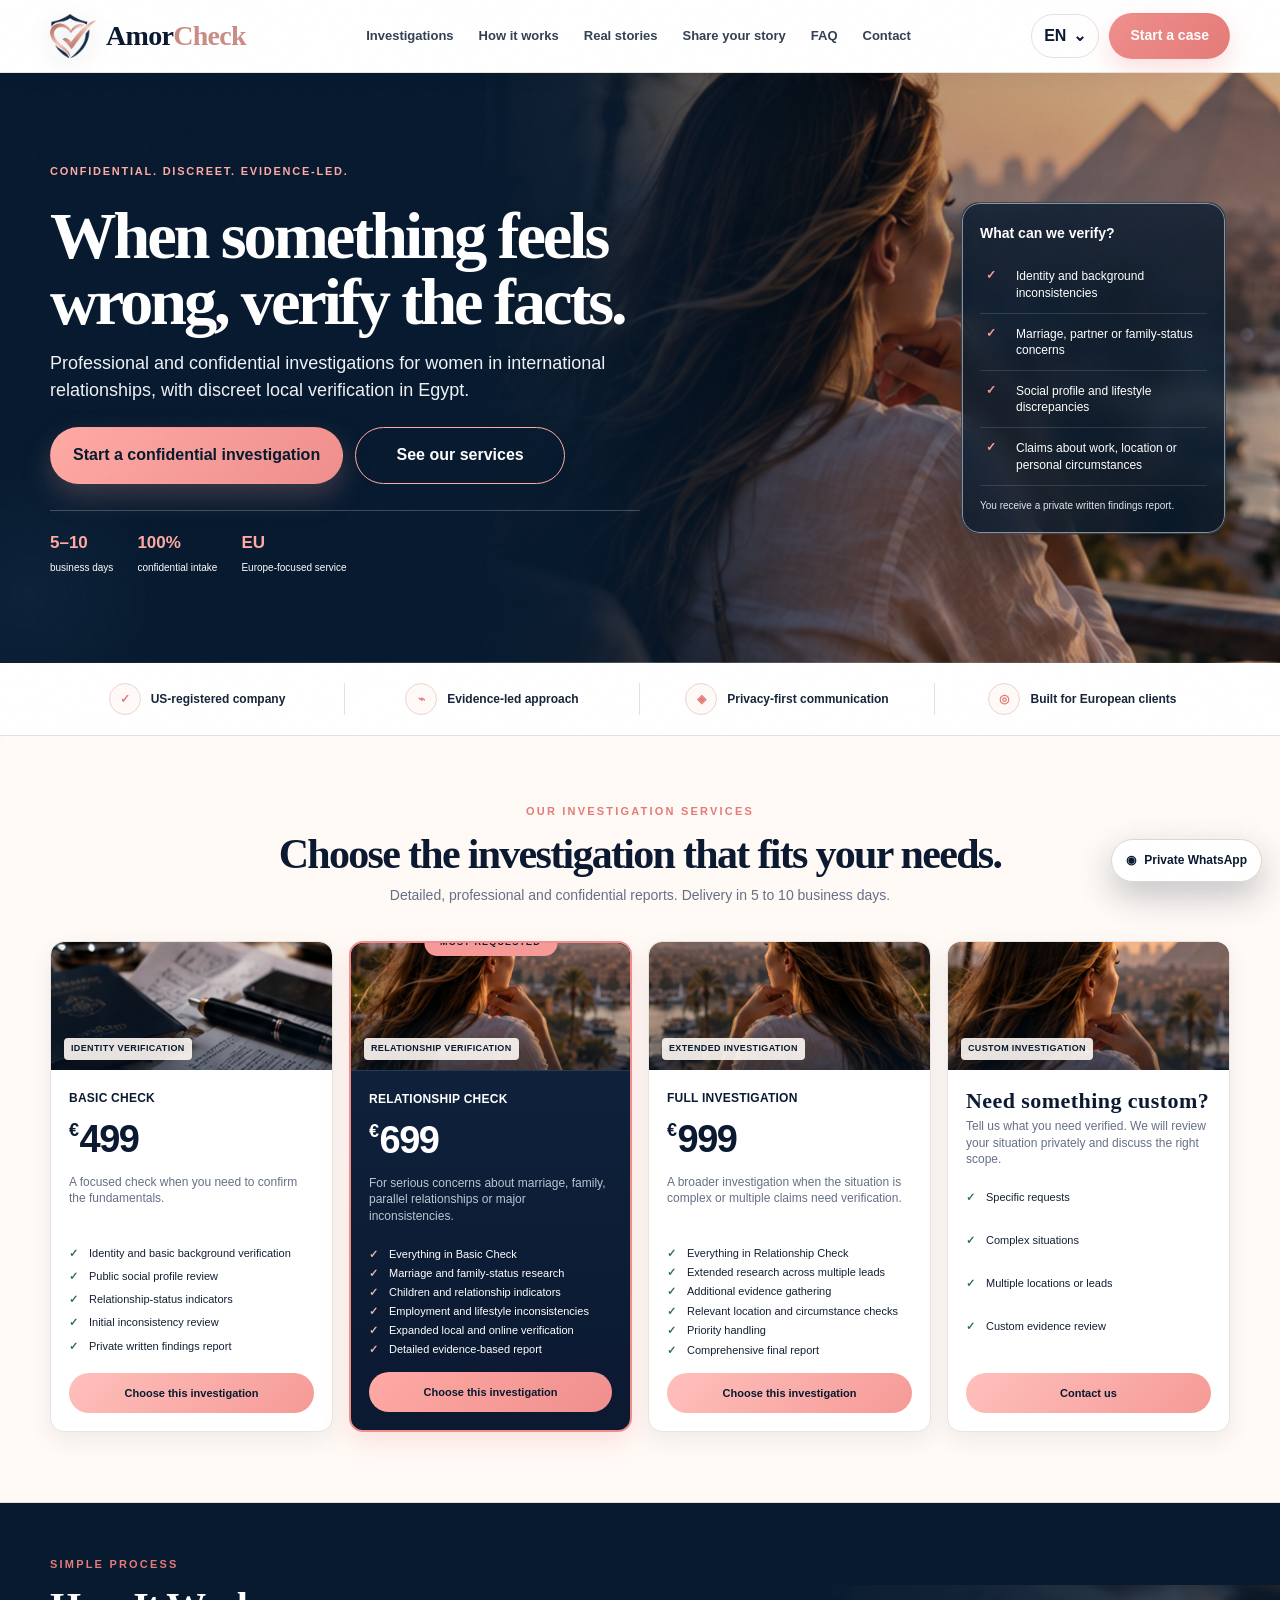
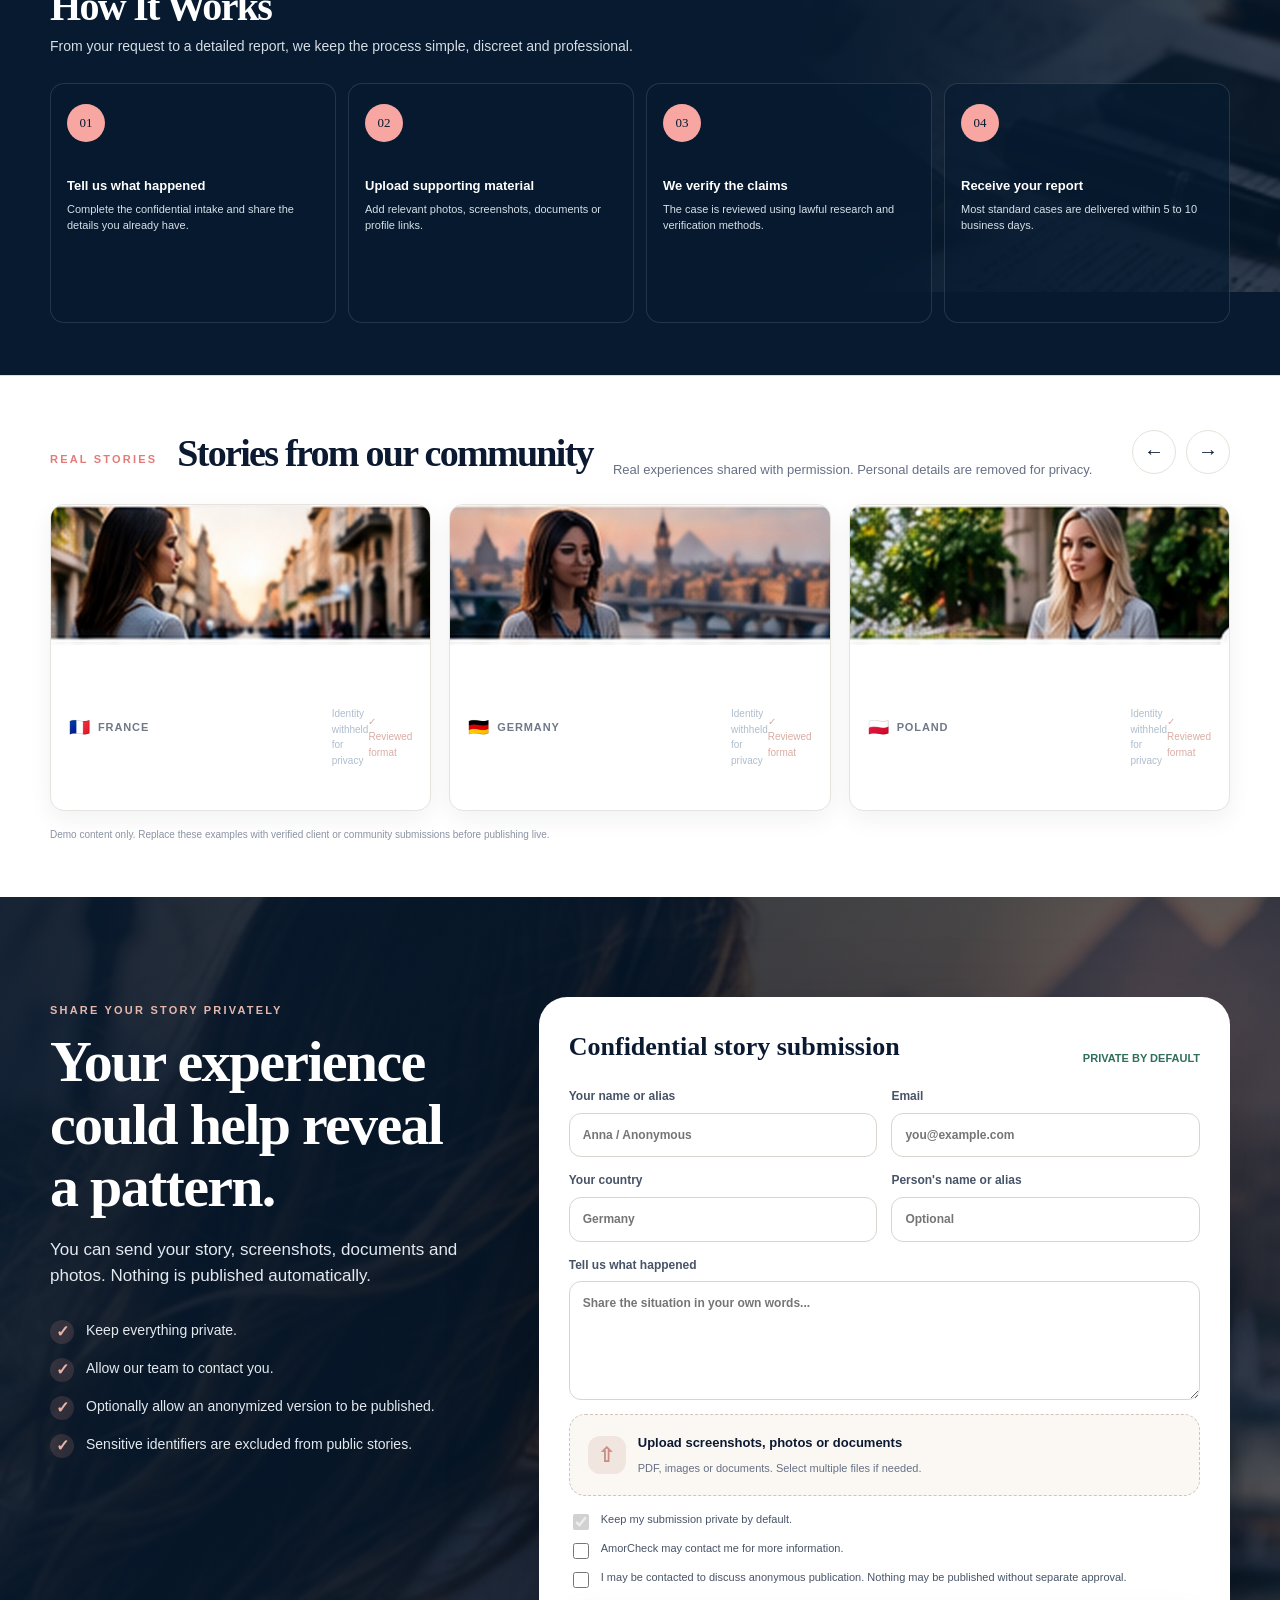
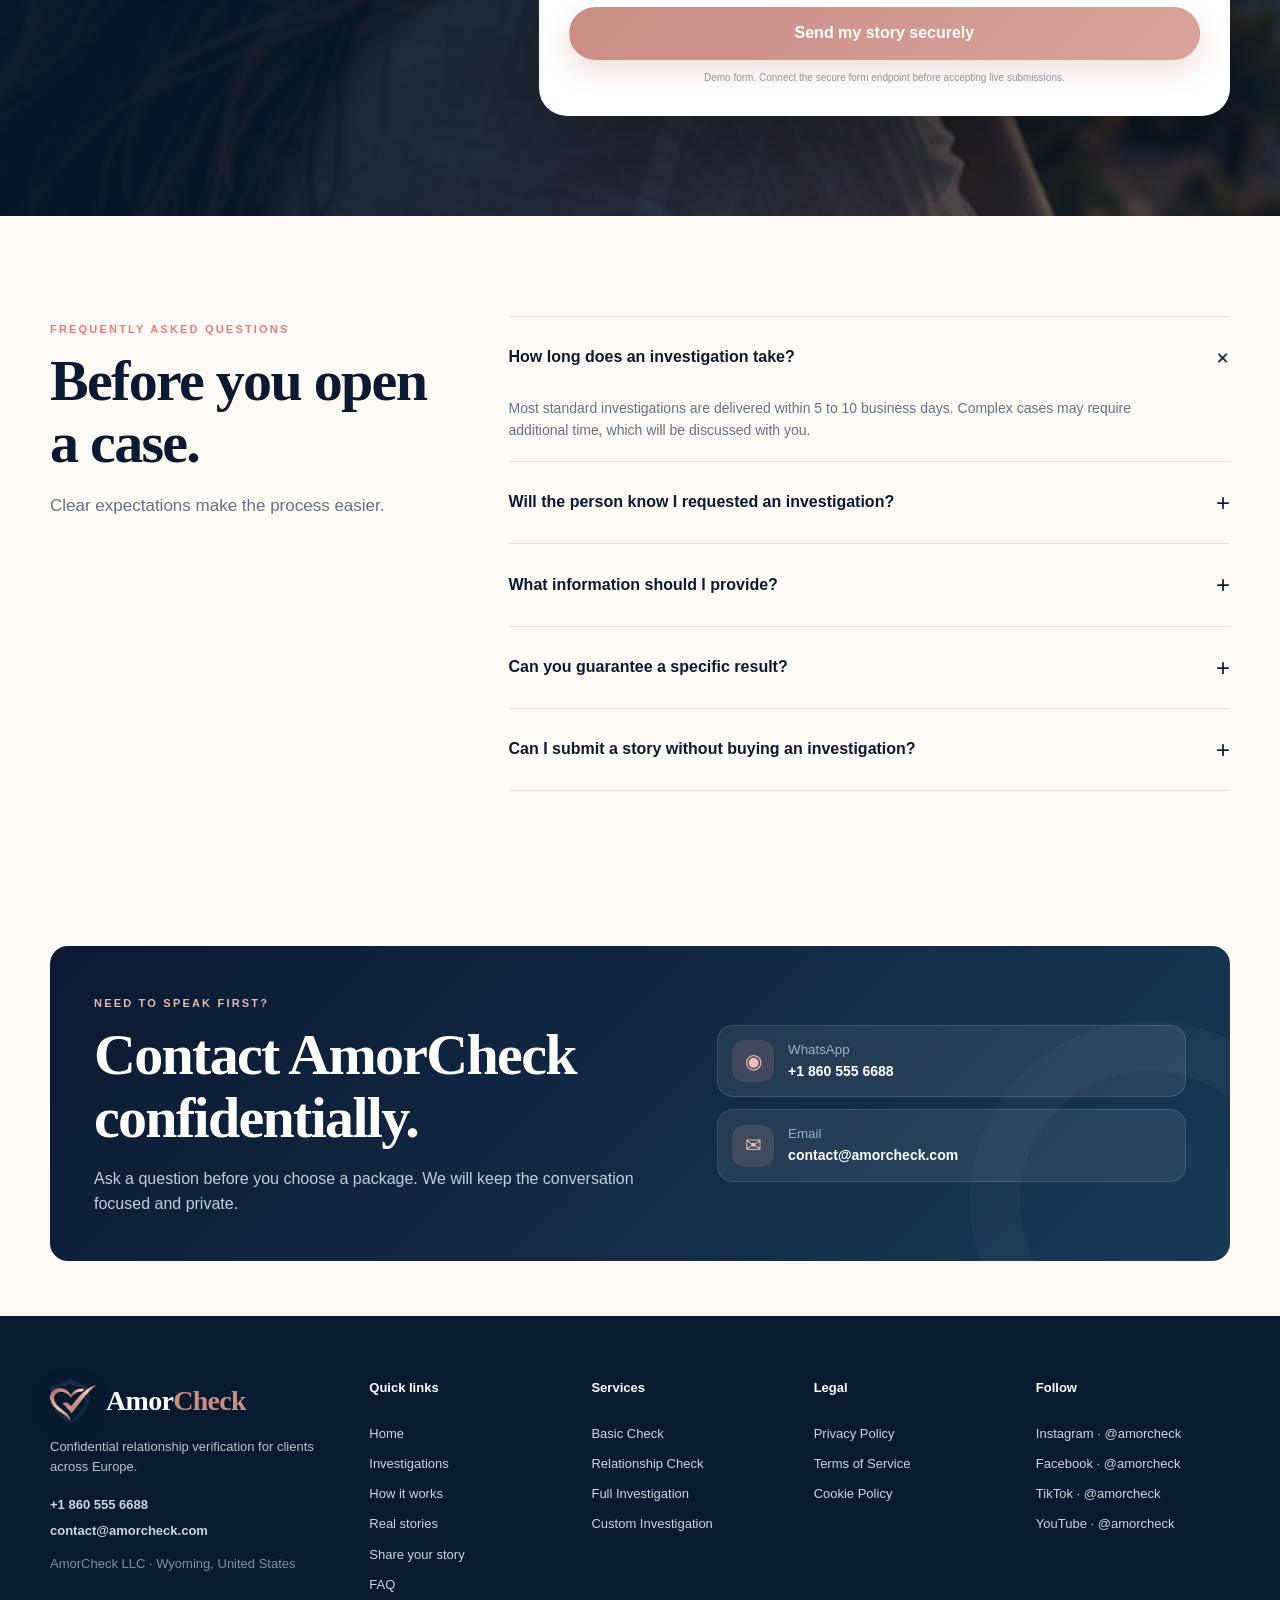
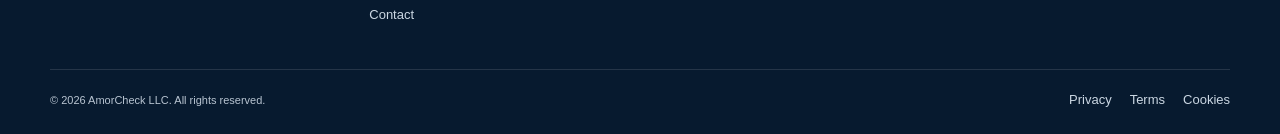
<file: index.html>
<!doctype html>
<html lang="en">
<head>
  <meta charset="utf-8">
  <meta name="viewport" content="width=device-width, initial-scale=1">
  <meta name="theme-color" content="#0b1931">
  <meta name="description" content="AmorCheck provides confidential relationship verification and private investigation support for clients across Europe.">
  <title>AmorCheck | Confidential Relationship Verification</title>
  <link rel="icon" type="image/png" href="assets/img/amorcheck-icon.png">
  <link rel="stylesheet" href="assets/css/styles.css">
</head>
<body>
  <div class="noise" aria-hidden="true"></div>
  <header class="site-header" id="top">
    <div class="container nav-wrap">
      <a class="brand" href="#top" aria-label="AmorCheck home">
        <img src="assets/img/amorcheck-icon.png" alt="" class="brand-icon">
        <span class="brand-name">Amor<span>Check</span></span>
      </a>
      <nav class="desktop-nav" aria-label="Primary navigation">
        <a href="#services" data-i18n="nav.services">Investigations</a>
        <a href="#how" data-i18n="nav.how">How it works</a>
        <a href="#stories" data-i18n="nav.stories">Real stories</a>
        <a href="#share" data-i18n="nav.share">See our services</a>
        <a href="#faq" data-i18n="nav.faq">FAQ</a>
        <a href="#contact" data-i18n="nav.contact">Contact</a>
      </nav>
      <div class="nav-actions">
        <button class="language-btn" id="languageBtn" aria-expanded="false" aria-controls="languageMenu">
          <span id="activeLanguage">EN</span><span class="chev">⌄</span>
        </button>
        <div class="language-menu" id="languageMenu" hidden></div>
        <a class="btn btn-small btn-primary" href="#services" data-i18n="nav.start">Start a case</a>
        <button class="menu-toggle" id="menuToggle" aria-label="Open menu" aria-expanded="false">☰</button>
      </div>
    </div>
    <div class="mobile-menu" id="mobileMenu" hidden>
      <a href="#services" data-i18n="nav.services">Investigations</a>
      <a href="#how" data-i18n="nav.how">How it works</a>
      <a href="#stories" data-i18n="nav.stories">Real stories</a>
      <a href="#share" data-i18n="nav.share">Share your story</a>
      <a href="#faq" data-i18n="nav.faq">FAQ</a>
      <a href="#contact" data-i18n="nav.contact">Contact</a>
    </div>
  </header>

  <main>
    <section class="hero section-dark">
      <div class="hero-orb orb-one"></div>
      <div class="hero-orb orb-two"></div>
      <div class="container hero-grid">
        <div class="hero-copy reveal">
          <div class="eyebrow"><span class="status-dot"></span><span data-i18n="hero.eyebrow">Confidential. Discreet. Evidence-led.</span></div>
          <h1 data-i18n="hero.title">When something feels wrong, verify the facts.</h1>
          <p class="hero-lead" data-i18n="hero.lead">Professional and confidential investigations for women in international relationships, with discreet local verification in Egypt.</p>
          <div class="hero-actions">
            <a class="btn btn-primary btn-large" href="#services" data-i18n="hero.cta">Start a confidential investigation</a>
            <a class="btn btn-ghost btn-large" href="#services" data-i18n="hero.story">Share your story</a>
          </div>
          <div class="hero-trust">
            <div><strong>5–10</strong><span data-i18n="hero.days">business days</span></div>
            <div><strong>100%</strong><span data-i18n="hero.confidential">confidential intake</span></div>
            <div><strong>EU</strong><span data-i18n="hero.europe">Europe-focused service</span></div>
          </div>
        </div>

        <div class="hero-panel reveal delay-1">
          <div class="hero-photo-card">
            <img src="assets/img/hero-woman-egypt.jpg" alt="Woman overlooking Cairo and the pyramids">
            <div class="photo-shade"></div>
            <div class="photo-badge top">Private & discreet</div>
            <div class="photo-badge bottom"><span>5–10</span> business days</div>
          </div>
          <div class="case-card hero-case-card">
            <div class="case-topline">
              <span class="case-badge" data-i18n="case.badge">PRIVATE CASE</span>
              <span class="secure-pill">● <span data-i18n="case.secure">Secure intake</span></span>
            </div>
            <div class="case-shield"><img src="assets/img/amorcheck-icon.png" alt="AmorCheck shield"></div>
            <h3 data-i18n="case.title">What can we verify?</h3>
            <ul class="check-list">
              <li data-i18n="case.one">Identity and background inconsistencies</li>
              <li data-i18n="case.two">Marriage, partner or family-status concerns</li>
              <li data-i18n="case.three">Social profile and lifestyle discrepancies</li>
              <li data-i18n="case.four">Claims about work, location or personal circumstances</li>
            </ul>
            <div class="case-footer"><span data-i18n="case.footer">You receive a private written findings report.</span></div>
          </div>
        </div>
      </div>
      <div class="hero-bottom-line"></div>
    </section>

    <section class="trust-strip">
      <div class="container trust-strip-grid">
        <div><span class="mini-icon">✓</span><span data-i18n="trust.us">US-registered company</span></div>
        <div><span class="mini-icon">⌁</span><span data-i18n="trust.evidence">Evidence-led approach</span></div>
        <div><span class="mini-icon">◈</span><span data-i18n="trust.private">Privacy-first communication</span></div>
        <div><span class="mini-icon">◎</span><span data-i18n="trust.europe">Built for European clients</span></div>
      </div>
    </section>

    <section class="section" id="services">
      <div class="container">
        <div class="section-heading reveal">
          <span class="kicker" data-i18n="services.kicker">Our investigation services</span>
          <h2 data-i18n="services.title">Choose the investigation that fits your needs.</h2>
          <p data-i18n="services.lead">Detailed, professional and confidential reports. Delivery in 5 to 10 business days.</p>
        </div>

        <div class="pricing-grid">
          <article class="price-card reveal">
            <div class="service-photo"><img src="assets/img/basic-service.jpg" alt="Passport and documents prepared for verification"><span>Identity verification</span></div>
            <div class="plan-top">
              <span class="plan-label" data-i18n="plans.basic.label">Essential verification</span>
              <h3 data-i18n="plans.basic.name">Basic Check</h3>
              <div class="price"><span>€</span>499</div>
              <p data-i18n="plans.basic.desc">A focused check when you need to confirm the fundamentals.</p>
            </div>
            <ul class="feature-list">
              <li data-i18n="plans.basic.f1">Identity and basic background verification</li>
              <li data-i18n="plans.basic.f2">Public social profile review</li>
              <li data-i18n="plans.basic.f3">Relationship-status indicators</li>
              <li data-i18n="plans.basic.f4">Initial inconsistency review</li>
              <li data-i18n="plans.basic.f5">Private written findings report</li>
            </ul>
            <button class="btn btn-outline plan-btn" data-plan="basic" data-i18n="plans.choose">Choose this investigation</button>
          </article>

          <article class="price-card featured reveal delay-1">
            <div class="service-photo"><img src="assets/img/relationship-service.jpg" alt="Relationship information being reviewed"><span>Relationship verification</span></div>
            <div class="popular-ribbon" data-i18n="plans.relationship.popular">MOST REQUESTED</div>
            <div class="plan-top">
              <span class="plan-label" data-i18n="plans.relationship.label">Deeper relationship check</span>
              <h3 data-i18n="plans.relationship.name">Relationship Check</h3>
              <div class="price"><span>€</span>699</div>
              <p data-i18n="plans.relationship.desc">For serious concerns about marriage, family, parallel relationships or major inconsistencies.</p>
            </div>
            <ul class="feature-list">
              <li data-i18n="plans.relationship.f1">Everything in Basic Check</li>
              <li data-i18n="plans.relationship.f2">Marriage and family-status research</li>
              <li data-i18n="plans.relationship.f3">Children and relationship indicators</li>
              <li data-i18n="plans.relationship.f4">Employment and lifestyle inconsistencies</li>
              <li data-i18n="plans.relationship.f5">Expanded local and online verification</li>
              <li data-i18n="plans.relationship.f6">Detailed evidence-based report</li>
            </ul>
            <button class="btn btn-primary plan-btn" data-plan="relationship" data-i18n="plans.choose">Choose this investigation</button>
          </article>

          <article class="price-card reveal delay-2">
            <div class="service-photo"><img src="assets/img/full-service.jpg" alt="Professional investigation work in progress"><span>Extended investigation</span></div>
            <div class="plan-top">
              <span class="plan-label" data-i18n="plans.full.label">Extended investigation</span>
              <h3 data-i18n="plans.full.name">Full Investigation</h3>
              <div class="price"><span>€</span>999</div>
              <p data-i18n="plans.full.desc">A broader investigation when the situation is complex or multiple claims need verification.</p>
            </div>
            <ul class="feature-list">
              <li data-i18n="plans.full.f1">Everything in Relationship Check</li>
              <li data-i18n="plans.full.f2">Extended research across multiple leads</li>
              <li data-i18n="plans.full.f3">Additional evidence gathering</li>
              <li data-i18n="plans.full.f4">Relevant location and circumstance checks</li>
              <li data-i18n="plans.full.f5">Priority handling</li>
              <li data-i18n="plans.full.f6">Comprehensive final report</li>
            </ul>
            <button class="btn btn-outline plan-btn" data-plan="full" data-i18n="plans.choose">Choose this investigation</button>
          </article>
          <article class="price-card custom-price-card reveal delay-3">
            <div class="service-photo"><img src="assets/img/story-woman-pyramids.jpg" alt="Woman overlooking Egypt while considering a custom case"><span>Custom investigation</span></div>
            <div class="plan-top">
              <span class="plan-label">Tailored case</span>
              <h3>Need something custom?</h3>
              <p>Tell us what you need verified. We will review your situation privately and discuss the right scope.</p>
            </div>
            <ul class="feature-list">
              <li>Specific requests</li>
              <li>Complex situations</li>
              <li>Multiple locations or leads</li>
              <li>Custom evidence review</li>
            </ul>
            <button class="btn btn-outline" data-open="customCase">Contact us</button>
          </article>
        </div>

        <div class="custom-case reveal" style="display:none">
          <div>
            <span class="kicker" data-i18n="custom.kicker">Something different?</span>
            <h3 data-i18n="custom.title">Request a custom investigation</h3>
            <p data-i18n="custom.text">Tell us what you need verified. We will review the situation privately before discussing scope and pricing.</p>
          </div>
          <button class="btn btn-dark" data-open="customCase" data-i18n="custom.cta">Discuss a custom case</button>
        </div>
      </div>
    </section>

    <section class="section section-soft" id="how">
      <div class="container">
        <div class="section-heading centered reveal">
          <span class="kicker" data-i18n="how.kicker">Simple process</span>
          <h2 data-i18n="how.title">How It Works</h2>
          <p data-i18n="how.lead">From your request to a detailed report, we keep the process simple, discreet and professional.</p>
        </div>
        <div class="steps-grid">
          <div class="step reveal"><div class="step-number">01</div><h3 data-i18n="how.s1t">Tell us what happened</h3><p data-i18n="how.s1d">Complete the confidential intake and share the details you already have.</p></div>
          <div class="step reveal delay-1"><div class="step-number">02</div><h3 data-i18n="how.s2t">Upload supporting material</h3><p data-i18n="how.s2d">Add relevant photos, screenshots, documents or profile links.</p></div>
          <div class="step reveal delay-2"><div class="step-number">03</div><h3 data-i18n="how.s3t">We verify the claims</h3><p data-i18n="how.s3d">The case is reviewed using lawful research and verification methods.</p></div>
          <div class="step reveal delay-3"><div class="step-number">04</div><h3 data-i18n="how.s4t">Receive your report</h3><p data-i18n="how.s4d">Most standard cases are delivered within 5 to 10 business days.</p></div>
        </div>
      </div>
    </section>

    <section class="section story-section" id="stories">
      <div class="container story-grid">
        <div class="story-intro reveal">
          <span class="kicker" data-i18n="stories.kicker">Real stories</span>
          <h2 data-i18n="stories.title">Stories from our community</h2>
          <p data-i18n="stories.lead">Real experiences shared with permission. Personal details are removed for privacy.</p>
          <div class="story-controls">
            <button class="round-btn" id="storyPrev" aria-label="Previous story">←</button>
            <button class="round-btn" id="storyNext" aria-label="Next story">→</button>
          </div>
        </div>
        <div class="story-carousel reveal delay-1" id="storyCarousel">
          <article class="story-card active">
            <div class="story-meta"><span class="story-country"><span class="country-flag" aria-hidden="true">🇫🇷</span><span>France</span></span></div>
            <blockquote data-i18n="stories.quote1">“I wanted facts before sending more money. The verification gave me a clearer picture of what was true and what did not match.”</blockquote>
            <div class="story-bottom"><span data-i18n="stories.privacy">Identity withheld for privacy</span><span class="verified">✓ <span data-i18n="stories.reviewed">Reviewed format</span></span></div>
          </article>
          <article class="story-card">
            <div class="story-meta"><span class="story-country"><span class="country-flag" aria-hidden="true">🇩🇪</span><span>Germany</span></span></div>
            <blockquote data-i18n="stories.quote2">“The information I had been given about his situation kept changing. I needed an independent check before making another trip.”</blockquote>
            <div class="story-bottom"><span data-i18n="stories.privacy">Identity withheld for privacy</span><span class="verified">✓ <span data-i18n="stories.reviewed">Reviewed format</span></span></div>
          </article>
          <article class="story-card">
            <div class="story-meta"><span class="story-country"><span class="country-flag" aria-hidden="true">🇵🇱</span><span>Poland</span></span></div>
            <blockquote data-i18n="stories.quote3">“I shared screenshots and documents privately. Knowing I could keep my identity confidential made it easier to tell the full story.”</blockquote>
            <div class="story-bottom"><span data-i18n="stories.privacy">Identity withheld for privacy</span><span class="verified">✓ <span data-i18n="stories.reviewed">Reviewed format</span></span></div>
          </article>
        </div>
      </div>
      <div class="container demo-note" data-i18n="stories.note">Demo content only. Replace these examples with verified client or community submissions before publishing live.</div>
    </section>

    <section class="section share-section" id="share">
      <div class="container share-grid">
        <div class="share-copy reveal">
          <span class="kicker light" data-i18n="share.kicker">Share your story privately</span>
          <h2 data-i18n="share.title">Your experience could help reveal a pattern.</h2>
          <p data-i18n="share.lead">You can send your story, screenshots, documents and photos. Nothing is published automatically.</p>
          <div class="privacy-points">
            <div><span>✓</span><p data-i18n="share.p1">Keep everything private.</p></div>
            <div><span>✓</span><p data-i18n="share.p2">Allow our team to contact you.</p></div>
            <div><span>✓</span><p data-i18n="share.p3">Optionally allow an anonymized version to be published.</p></div>
            <div><span>✓</span><p data-i18n="share.p4">Sensitive identifiers are excluded from public stories.</p></div>
          </div>
        </div>
        <form class="story-form reveal delay-1" id="storyForm">
          <div class="form-head"><h3 data-i18n="share.formTitle">Confidential story submission</h3><span data-i18n="share.formSub">Private by default</span></div>
          <div class="form-grid two">
            <label><span data-i18n="form.name">Your name or alias</span><input type="text" name="name" autocomplete="name" placeholder="Anna / Anonymous"></label>
            <label><span data-i18n="form.email">Email</span><input type="email" name="email" autocomplete="email" placeholder="you@example.com" required></label>
          </div>
          <div class="form-grid two">
            <label><span data-i18n="form.country">Your country</span><input type="text" name="country" placeholder="Germany"></label>
            <label><span data-i18n="form.subject">Person's name or alias</span><input type="text" name="subject" placeholder="Optional"></label>
          </div>
          <label><span data-i18n="form.story">Tell us what happened</span><textarea name="story" rows="5" placeholder="Share the situation in your own words..." required></textarea></label>
          <label class="upload-box" for="storyFiles">
            <input type="file" id="storyFiles" name="files" multiple accept="image/*,.pdf,.doc,.docx,.txt" hidden>
            <span class="upload-icon">⇧</span>
            <strong data-i18n="form.upload">Upload screenshots, photos or documents</strong>
            <small id="storyFileLabel" data-i18n="form.files">PDF, images or documents. Select multiple files if needed.</small>
          </label>
          <div class="consent-list">
            <label class="check"><input type="checkbox" checked disabled><span data-i18n="form.private">Keep my submission private by default.</span></label>
            <label class="check"><input type="checkbox" name="contactPermission"><span data-i18n="form.contactPermission">AmorCheck may contact me for more information.</span></label>
            <label class="check"><input type="checkbox" name="publishPermission"><span data-i18n="form.publishPermission">I may be contacted to discuss anonymous publication. Nothing may be published without separate approval.</span></label>
          </div>
          <button class="btn btn-primary btn-full" type="submit" data-i18n="form.submitStory">Send my story securely</button>
          <p class="form-disclaimer" data-i18n="form.demoNotice">Demo form. Connect the secure form endpoint before accepting live submissions.</p>
        </form>
      </div>
    </section>

    <section class="section" id="faq">
      <div class="container faq-grid">
        <div class="faq-intro reveal"><span class="kicker" data-i18n="faq.kicker">Frequently asked questions</span><h2 data-i18n="faq.title">Before you open a case.</h2><p data-i18n="faq.lead">Clear expectations make the process easier.</p></div>
        <div class="accordion reveal delay-1">
          <div class="faq-item open"><button class="faq-question"><span data-i18n="faq.q1">How long does an investigation take?</span><span>+</span></button><div class="faq-answer"><p data-i18n="faq.a1">Most standard investigations are delivered within 5 to 10 business days. Complex cases may require additional time, which will be discussed with you.</p></div></div>
          <div class="faq-item"><button class="faq-question"><span data-i18n="faq.q2">Will the person know I requested an investigation?</span><span>+</span></button><div class="faq-answer"><p data-i18n="faq.a2">AmorCheck is designed around discreet verification. We do not disclose a client's identity as part of normal case handling unless required by law.</p></div></div>
          <div class="faq-item"><button class="faq-question"><span data-i18n="faq.q3">What information should I provide?</span><span>+</span></button><div class="faq-answer"><p data-i18n="faq.a3">Provide only information you lawfully possess and that is relevant to the questions you want verified, such as names, public profiles, screenshots, dates and documents.</p></div></div>
          <div class="faq-item"><button class="faq-question"><span data-i18n="faq.q4">Can you guarantee a specific result?</span><span>+</span></button><div class="faq-answer"><p data-i18n="faq.a4">No. An investigation can report what can be reasonably verified, documented or left unresolved. AmorCheck does not promise a predetermined conclusion.</p></div></div>
          <div class="faq-item"><button class="faq-question"><span data-i18n="faq.q5">Can I submit a story without buying an investigation?</span><span>+</span></button><div class="faq-answer"><p data-i18n="faq.a5">Yes. The Share Your Story area is separate from paid investigation services.</p></div></div>
        </div>
      </div>
    </section>

    <section class="section contact-section" id="contact">
      <div class="container contact-card reveal">
        <div>
          <span class="kicker light" data-i18n="contact.kicker">Need to speak first?</span>
          <h2 data-i18n="contact.title">Contact AmorCheck confidentially.</h2>
          <p data-i18n="contact.lead">Ask a question before you choose a package. We will keep the conversation focused and private.</p>
        </div>
        <div class="contact-actions">
          <a class="contact-link" href="https://wa.me/18605556688?text=Hello%20AmorCheck%2C%20I%20would%20like%20information%20about%20a%20confidential%20investigation." target="_blank" rel="noopener"><span class="contact-icon">◉</span><span><small>WhatsApp</small><strong>+1 860 555 6688</strong></span></a>
          <a class="contact-link" href="mailto:contact@amorcheck.com"><span class="contact-icon">✉</span><span><small>Email</small><strong>contact@amorcheck.com</strong></span></a>
        </div>
      </div>
    </section>
  </main>

  <footer class="footer">
    <div class="container footer-grid footer-grid-v3">
      <div class="footer-brand">
        <a class="brand footer-logo" href="#top" aria-label="AmorCheck home"><img src="assets/img/amorcheck-icon.png" alt="" class="brand-icon"><span class="brand-name">Amor<span>Check</span></span></a>
        <p data-i18n="footer.text">Confidential relationship verification for clients across Europe.</p>
        <div class="footer-contact-mini">
          <a href="tel:+18605556688">+1 860 555 6688</a>
          <a href="mailto:contact@amorcheck.com">contact@amorcheck.com</a>
        </div>
        <p class="company-line">AmorCheck LLC · Wyoming, United States</p>
      </div>
      <div class="footer-column"><h4>Quick links</h4><a href="#top">Home</a><a href="#services" data-i18n="nav.services">Investigations</a><a href="#how" data-i18n="nav.how">How it works</a><a href="#stories" data-i18n="nav.stories">Real stories</a><a href="#share" data-i18n="nav.share">Share your story</a><a href="#faq" data-i18n="nav.faq">FAQ</a><a href="#contact" data-i18n="nav.contact">Contact</a></div>
      <div class="footer-column"><h4 data-i18n="footer.services">Services</h4><a href="#services" data-i18n="plans.basic.name">Basic Check</a><a href="#services" data-i18n="plans.relationship.name">Relationship Check</a><a href="#services" data-i18n="plans.full.name">Full Investigation</a><a href="#contact">Custom Investigation</a></div>
      <div class="footer-column"><h4>Legal</h4><a href="privacy.html">Privacy Policy</a><a href="terms.html">Terms of Service</a><a href="cookies.html">Cookie Policy</a></div>
      <div class="footer-column"><h4 data-i18n="footer.follow">Follow</h4><a href="https://instagram.com/amorcheck" target="_blank" rel="noopener">Instagram · @amorcheck</a><a href="https://facebook.com/amorcheck" target="_blank" rel="noopener">Facebook · @amorcheck</a><a href="https://tiktok.com/@amorcheck" target="_blank" rel="noopener">TikTok · @amorcheck</a><a href="https://youtube.com/@amorcheck" target="_blank" rel="noopener">YouTube · @amorcheck</a></div>
    </div>
    <div class="container footer-bottom"><span>© <span id="year"></span> AmorCheck LLC. All rights reserved.</span><div><a href="privacy.html">Privacy</a><a href="terms.html">Terms</a><a href="cookies.html">Cookies</a></div></div>
  </footer>

  <a class="floating-whatsapp" href="https://wa.me/18605556688?text=Hello%20AmorCheck%2C%20I%20would%20like%20information%20about%20a%20confidential%20investigation." target="_blank" rel="noopener" aria-label="Contact AmorCheck on WhatsApp">◉<span data-i18n="floating.whatsapp">Private WhatsApp</span></a>

  <div class="modal" id="caseModal" aria-hidden="true">
    <div class="modal-backdrop" data-close-modal></div>
    <div class="modal-dialog" role="dialog" aria-modal="true" aria-labelledby="caseModalTitle">
      <button class="modal-close" data-close-modal aria-label="Close">×</button>
      <div class="modal-step active" data-modal-step="intake">
        <span class="kicker" data-i18n="modal.kicker">Confidential intake</span>
        <h2 id="caseModalTitle" data-i18n="modal.title">Start your investigation</h2>
        <div class="selected-plan" id="selectedPlan"></div>
        <form id="caseForm">
          <div class="form-grid two">
            <label><span data-i18n="form.name">Your name or alias</span><input type="text" name="name" required></label>
            <label><span data-i18n="form.email">Email</span><input type="email" name="email" required></label>
          </div>
          <div class="form-grid two">
            <label><span data-i18n="form.country">Your country</span><input type="text" name="country" required></label>
            <label><span data-i18n="modal.contact">Preferred contact</span><select name="contact"><option>Email</option><option>WhatsApp</option></select></label>
          </div>
          <label><span data-i18n="modal.concern">What do you want verified?</span><textarea name="concern" rows="4" required></textarea></label>
          <label class="upload-box compact" for="caseFiles"><input type="file" id="caseFiles" multiple accept="image/*,.pdf,.doc,.docx,.txt" hidden><span class="upload-icon">⇧</span><strong data-i18n="modal.upload">Add supporting files</strong><small id="caseFileLabel" data-i18n="form.files">PDF, images or documents. Select multiple files if needed.</small></label>
          <label class="check"><input type="checkbox" required><span data-i18n="modal.lawful">I confirm that I am submitting information I lawfully possess and I agree to the Terms and Privacy Policy.</span></label>
          <button class="btn btn-primary btn-full" type="submit" data-i18n="modal.continue">Continue to payment</button>
        </form>
      </div>
      <div class="modal-step" data-modal-step="payment">
        <div class="success-mark">✓</div>
        <h2 data-i18n="payment.title">Your intake is ready.</h2>
        <p data-i18n="payment.lead">Choose your payment method. Live payment links are activated in the website configuration file.</p>
        <div class="payment-summary" id="paymentSummary"></div>
        <div class="payment-options">
          <a class="btn btn-primary btn-full payment-link" id="stripeButton" href="#" data-i18n="payment.card">Pay by card with Stripe</a>
          <a class="btn btn-outline btn-full payment-link" id="paypalButton" href="#" data-i18n="payment.paypal">Pay with PayPal</a>
        </div>
        <p class="form-disclaimer" data-i18n="payment.demo">Demo mode is active until live Stripe and PayPal links are added.</p>
      </div>
    </div>
  </div>

  <div class="toast" id="toast" role="status" aria-live="polite"></div>

  <script src="assets/js/config.js"></script>
  <script src="assets/js/translations.js"></script>
  <script src="assets/js/app.js"></script>
</body>
</html>
</file>
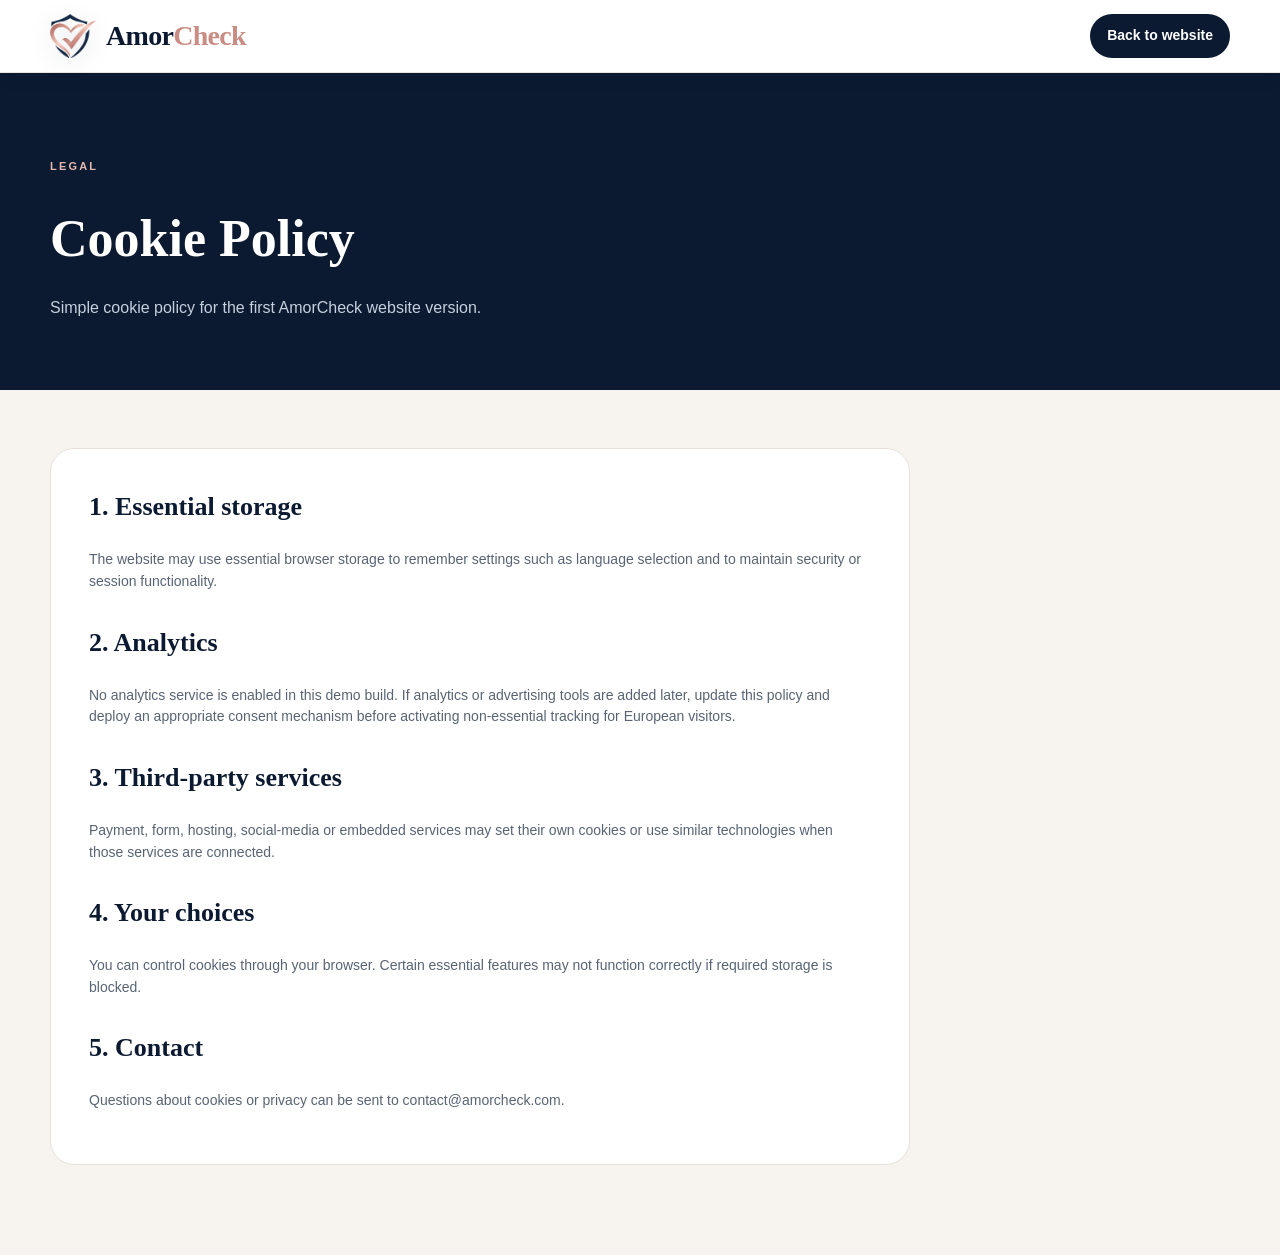
<file: cookies.html>
<!doctype html><html lang="en"><head><meta charset="utf-8"><meta name="viewport" content="width=device-width,initial-scale=1"><title>Cookie Policy | AmorCheck</title><link rel="icon" href="assets/img/amorcheck-icon.png"><link rel="stylesheet" href="assets/css/styles.css"></head><body class="legal-page">
<header class="site-header"><div class="container nav-wrap"><a class="brand" href="index.html"><img src="assets/img/amorcheck-icon.png" class="brand-icon" alt=""><span class="brand-name">Amor<span>Check</span></span></a><a class="btn btn-small btn-dark" href="index.html">Back to website</a></div></header>
<section class="legal-hero"><div class="container"><span class="kicker light">Legal</span><h1>Cookie Policy</h1><p>Simple cookie policy for the first AmorCheck website version.</p></div></section>
<main class="legal-content"><div class="container"><div class="legal-shell">
<h2>1. Essential storage</h2><p>The website may use essential browser storage to remember settings such as language selection and to maintain security or session functionality.</p>
<h2>2. Analytics</h2><p>No analytics service is enabled in this demo build. If analytics or advertising tools are added later, update this policy and deploy an appropriate consent mechanism before activating non-essential tracking for European visitors.</p>
<h2>3. Third-party services</h2><p>Payment, form, hosting, social-media or embedded services may set their own cookies or use similar technologies when those services are connected.</p>
<h2>4. Your choices</h2><p>You can control cookies through your browser. Certain essential features may not function correctly if required storage is blocked.</p>
<h2>5. Contact</h2><p>Questions about cookies or privacy can be sent to contact@amorcheck.com.</p>
</div></div></main></body></html>
</file>
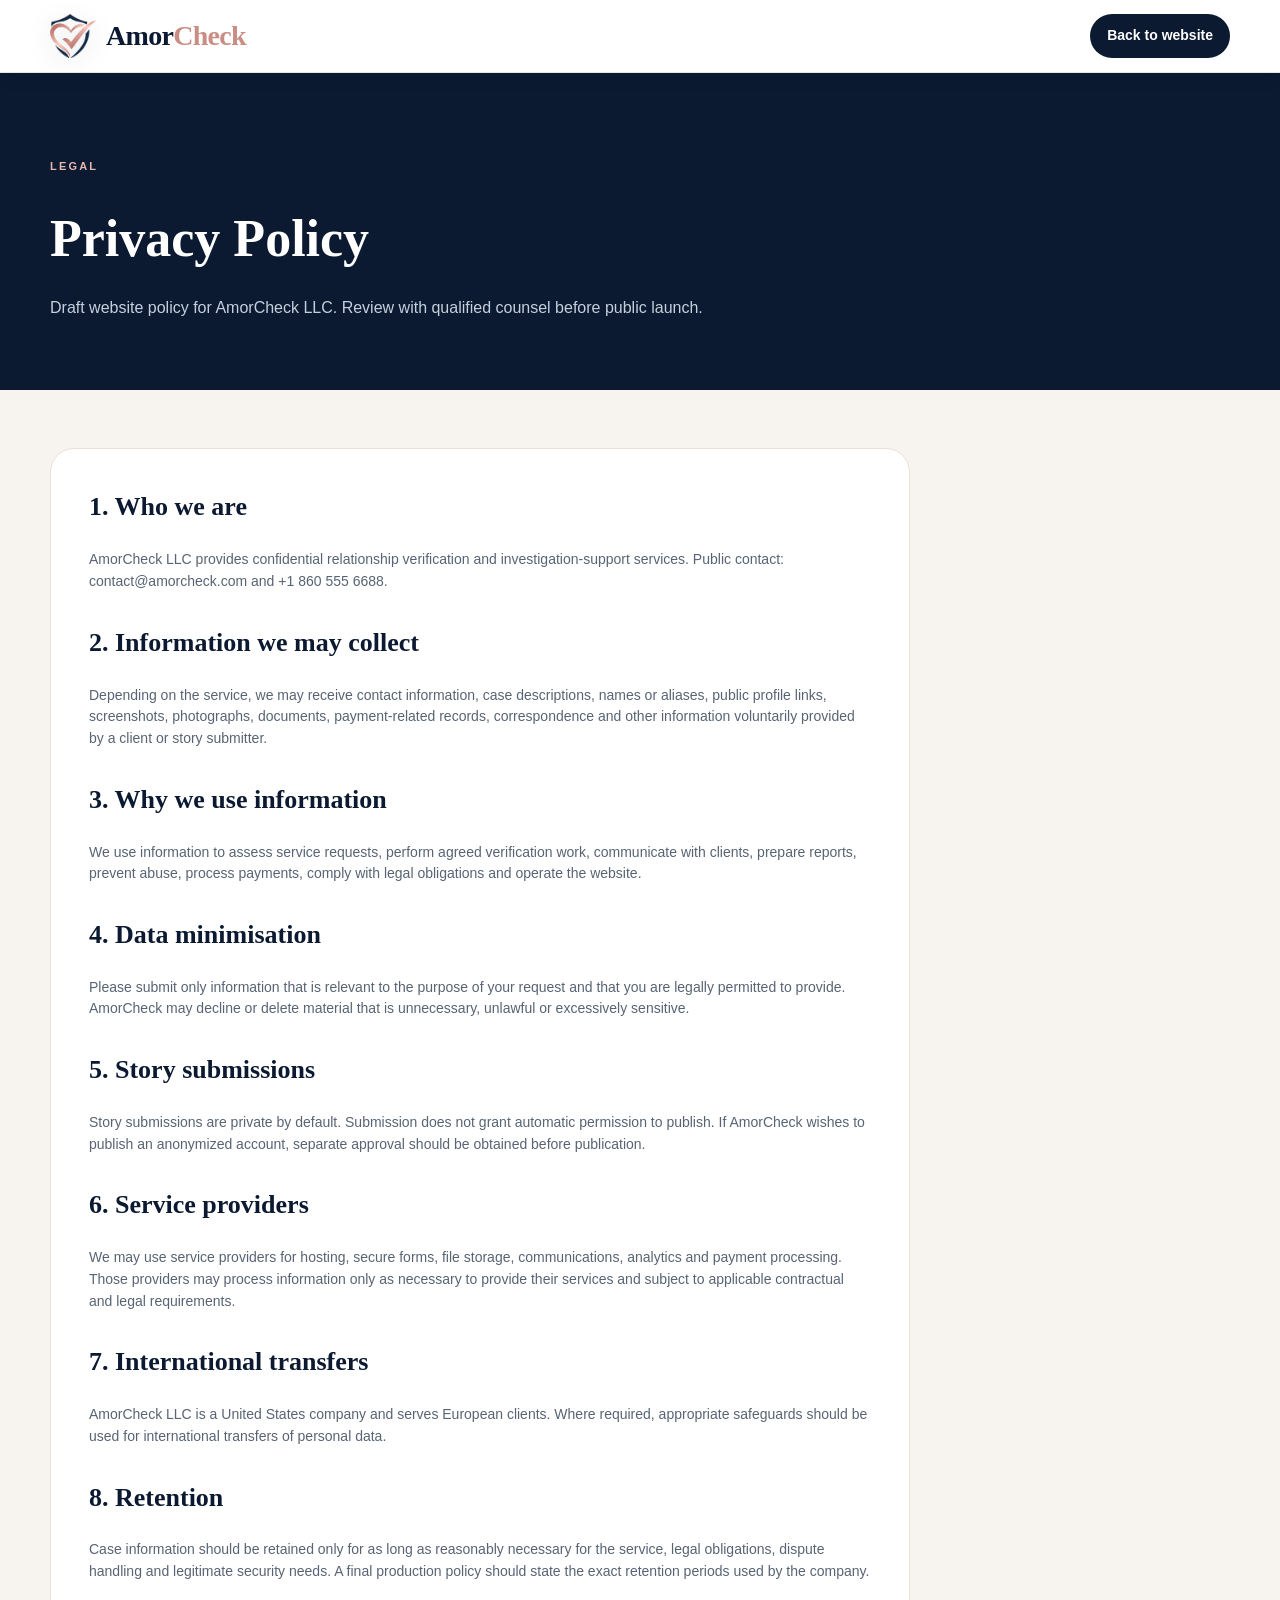
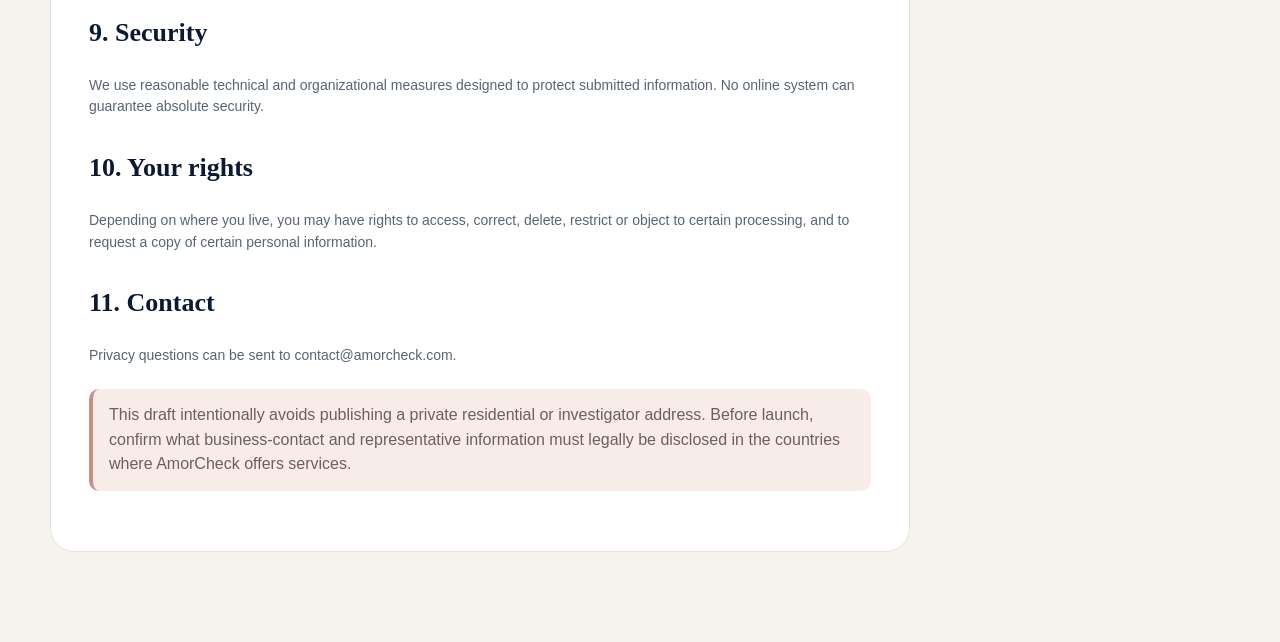
<file: privacy.html>
<!doctype html><html lang="en"><head><meta charset="utf-8"><meta name="viewport" content="width=device-width,initial-scale=1"><title>Privacy Policy | AmorCheck</title><link rel="icon" href="assets/img/amorcheck-icon.png"><link rel="stylesheet" href="assets/css/styles.css"></head><body class="legal-page">
<header class="site-header"><div class="container nav-wrap"><a class="brand" href="index.html"><img src="assets/img/amorcheck-icon.png" class="brand-icon" alt=""><span class="brand-name">Amor<span>Check</span></span></a><a class="btn btn-small btn-dark" href="index.html">Back to website</a></div></header>
<section class="legal-hero"><div class="container"><span class="kicker light">Legal</span><h1>Privacy Policy</h1><p>Draft website policy for AmorCheck LLC. Review with qualified counsel before public launch.</p></div></section>
<main class="legal-content"><div class="container"><div class="legal-shell">
<h2>1. Who we are</h2><p>AmorCheck LLC provides confidential relationship verification and investigation-support services. Public contact: contact@amorcheck.com and +1 860 555 6688.</p>
<h2>2. Information we may collect</h2><p>Depending on the service, we may receive contact information, case descriptions, names or aliases, public profile links, screenshots, photographs, documents, payment-related records, correspondence and other information voluntarily provided by a client or story submitter.</p>
<h2>3. Why we use information</h2><p>We use information to assess service requests, perform agreed verification work, communicate with clients, prepare reports, prevent abuse, process payments, comply with legal obligations and operate the website.</p>
<h2>4. Data minimisation</h2><p>Please submit only information that is relevant to the purpose of your request and that you are legally permitted to provide. AmorCheck may decline or delete material that is unnecessary, unlawful or excessively sensitive.</p>
<h2>5. Story submissions</h2><p>Story submissions are private by default. Submission does not grant automatic permission to publish. If AmorCheck wishes to publish an anonymized account, separate approval should be obtained before publication.</p>
<h2>6. Service providers</h2><p>We may use service providers for hosting, secure forms, file storage, communications, analytics and payment processing. Those providers may process information only as necessary to provide their services and subject to applicable contractual and legal requirements.</p>
<h2>7. International transfers</h2><p>AmorCheck LLC is a United States company and serves European clients. Where required, appropriate safeguards should be used for international transfers of personal data.</p>
<h2>8. Retention</h2><p>Case information should be retained only for as long as reasonably necessary for the service, legal obligations, dispute handling and legitimate security needs. A final production policy should state the exact retention periods used by the company.</p>
<h2>9. Security</h2><p>We use reasonable technical and organizational measures designed to protect submitted information. No online system can guarantee absolute security.</p>
<h2>10. Your rights</h2><p>Depending on where you live, you may have rights to access, correct, delete, restrict or object to certain processing, and to request a copy of certain personal information.</p>
<h2>11. Contact</h2><p>Privacy questions can be sent to contact@amorcheck.com.</p>
<div class="legal-note">This draft intentionally avoids publishing a private residential or investigator address. Before launch, confirm what business-contact and representative information must legally be disclosed in the countries where AmorCheck offers services.</div>
</div></div></main></body></html>
</file>
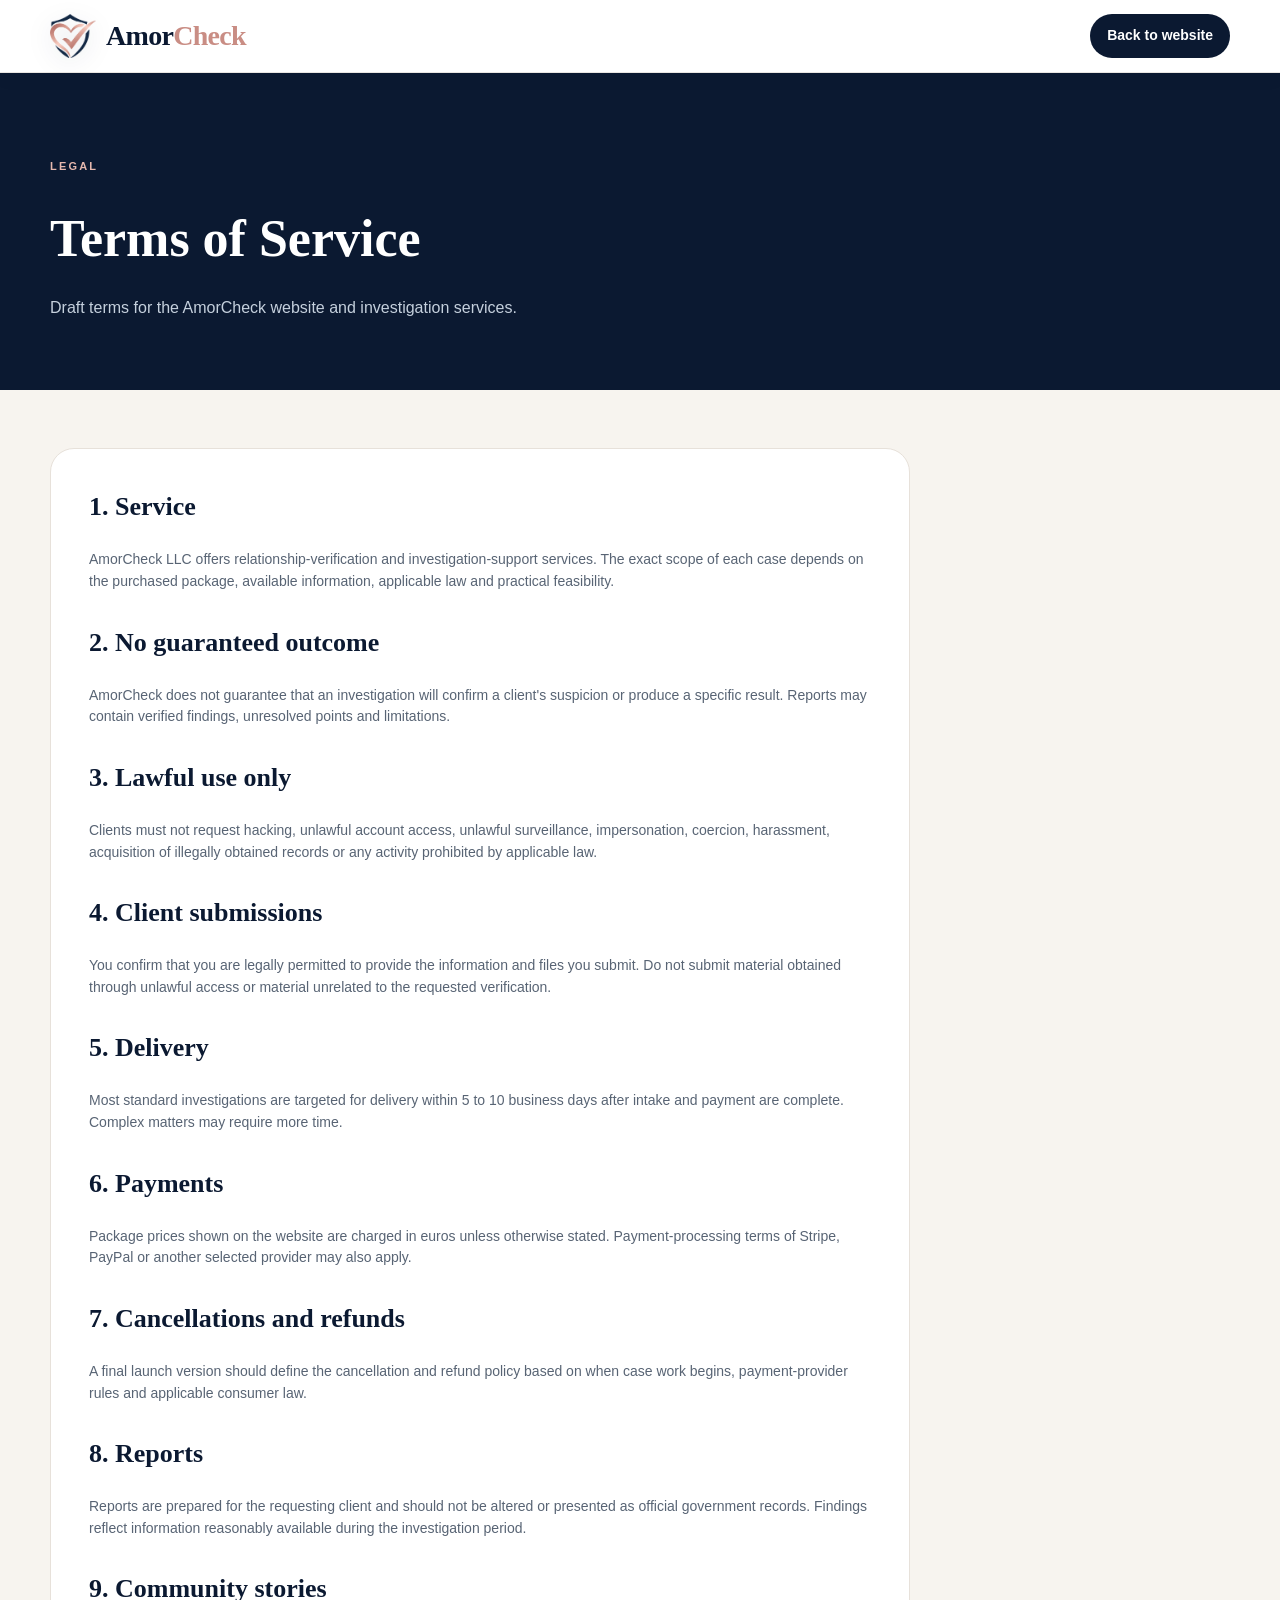
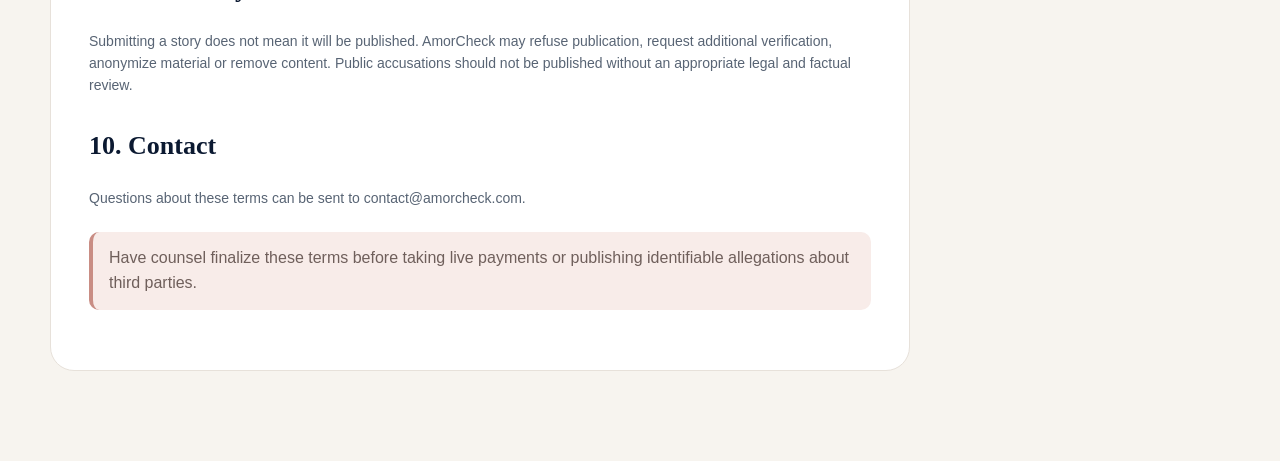
<file: terms.html>
<!doctype html><html lang="en"><head><meta charset="utf-8"><meta name="viewport" content="width=device-width,initial-scale=1"><title>Terms of Service | AmorCheck</title><link rel="icon" href="assets/img/amorcheck-icon.png"><link rel="stylesheet" href="assets/css/styles.css"></head><body class="legal-page">
<header class="site-header"><div class="container nav-wrap"><a class="brand" href="index.html"><img src="assets/img/amorcheck-icon.png" class="brand-icon" alt=""><span class="brand-name">Amor<span>Check</span></span></a><a class="btn btn-small btn-dark" href="index.html">Back to website</a></div></header>
<section class="legal-hero"><div class="container"><span class="kicker light">Legal</span><h1>Terms of Service</h1><p>Draft terms for the AmorCheck website and investigation services.</p></div></section>
<main class="legal-content"><div class="container"><div class="legal-shell">
<h2>1. Service</h2><p>AmorCheck LLC offers relationship-verification and investigation-support services. The exact scope of each case depends on the purchased package, available information, applicable law and practical feasibility.</p>
<h2>2. No guaranteed outcome</h2><p>AmorCheck does not guarantee that an investigation will confirm a client's suspicion or produce a specific result. Reports may contain verified findings, unresolved points and limitations.</p>
<h2>3. Lawful use only</h2><p>Clients must not request hacking, unlawful account access, unlawful surveillance, impersonation, coercion, harassment, acquisition of illegally obtained records or any activity prohibited by applicable law.</p>
<h2>4. Client submissions</h2><p>You confirm that you are legally permitted to provide the information and files you submit. Do not submit material obtained through unlawful access or material unrelated to the requested verification.</p>
<h2>5. Delivery</h2><p>Most standard investigations are targeted for delivery within 5 to 10 business days after intake and payment are complete. Complex matters may require more time.</p>
<h2>6. Payments</h2><p>Package prices shown on the website are charged in euros unless otherwise stated. Payment-processing terms of Stripe, PayPal or another selected provider may also apply.</p>
<h2>7. Cancellations and refunds</h2><p>A final launch version should define the cancellation and refund policy based on when case work begins, payment-provider rules and applicable consumer law.</p>
<h2>8. Reports</h2><p>Reports are prepared for the requesting client and should not be altered or presented as official government records. Findings reflect information reasonably available during the investigation period.</p>
<h2>9. Community stories</h2><p>Submitting a story does not mean it will be published. AmorCheck may refuse publication, request additional verification, anonymize material or remove content. Public accusations should not be published without an appropriate legal and factual review.</p>
<h2>10. Contact</h2><p>Questions about these terms can be sent to contact@amorcheck.com.</p>
<div class="legal-note">Have counsel finalize these terms before taking live payments or publishing identifiable allegations about third parties.</div>
</div></div></main></body></html>
</file>
<file: assets/css/styles.css>
:root{
  --navy:#0b1931;
  --navy-2:#112845;
  --navy-3:#193654;
  --rose:#c98d84;
  --rose-2:#e4b4aa;
  --cream:#fbf8f3;
  --paper:#ffffff;
  --ink:#132033;
  --muted:#667085;
  --line:#e7e1da;
  --soft:#f4f1ec;
  --success:#2f6e5c;
  --shadow:0 24px 70px rgba(11,25,49,.12);
  --radius:24px;
}
*{box-sizing:border-box}
html{scroll-behavior:smooth}
body{margin:0;font-family:Inter,ui-sans-serif,-apple-system,BlinkMacSystemFont,"Segoe UI",sans-serif;color:var(--ink);background:var(--cream);line-height:1.55;-webkit-font-smoothing:antialiased}
a{color:inherit;text-decoration:none}
button,input,textarea,select{font:inherit}
button{cursor:pointer}
img{max-width:100%}
.container{width:min(1180px,calc(100% - 40px));margin:0 auto;position:relative}
.noise{position:fixed;inset:0;pointer-events:none;z-index:9999;opacity:.035;background-image:url("data:image/svg+xml,%3Csvg viewBox='0 0 180 180' xmlns='http://www.w3.org/2000/svg'%3E%3Cfilter id='n'%3E%3CfeTurbulence type='fractalNoise' baseFrequency='.9' numOctaves='3' stitchTiles='stitch'/%3E%3C/filter%3E%3Crect width='100%25' height='100%25' filter='url(%23n)' opacity='.35'/%3E%3C/svg%3E")}
.site-header{position:sticky;top:0;z-index:100;background:rgba(251,248,243,.88);backdrop-filter:blur(18px);border-bottom:1px solid rgba(11,25,49,.08)}
.nav-wrap{height:76px;display:flex;align-items:center;justify-content:space-between;gap:24px}
.brand{display:flex;align-items:center;gap:10px;font-weight:700}
.brand-icon{width:42px;height:42px;object-fit:contain;filter:drop-shadow(0 6px 12px rgba(11,25,49,.12))}
.brand-name{font-family:Georgia,"Times New Roman",serif;font-size:25px;letter-spacing:-.7px;color:var(--navy)}
.brand-name span{color:var(--rose)}
.desktop-nav{display:flex;align-items:center;gap:28px;font-size:14px;font-weight:650;color:#344054}
.desktop-nav a{position:relative;padding:28px 0}
.desktop-nav a:after{content:"";position:absolute;left:0;right:100%;bottom:18px;height:2px;background:var(--rose);transition:.25s}
.desktop-nav a:hover:after{right:0}
.nav-actions{display:flex;align-items:center;gap:10px;position:relative}
.language-btn{border:1px solid var(--line);background:#fff;border-radius:999px;padding:9px 12px;font-weight:700;color:var(--navy);display:flex;gap:7px;align-items:center}
.language-menu{position:absolute;right:152px;top:50px;background:#fff;border:1px solid var(--line);border-radius:16px;box-shadow:var(--shadow);padding:8px;width:210px;max-height:360px;overflow:auto}
.language-menu button{width:100%;border:0;background:transparent;text-align:left;padding:10px 12px;border-radius:10px;color:var(--ink)}
.language-menu button:hover{background:var(--soft)}
.menu-toggle{display:none;background:none;border:0;font-size:24px;color:var(--navy)}
.mobile-menu{padding:0 20px 18px;display:grid;gap:4px;background:var(--cream)}
.mobile-menu a{padding:12px 8px;border-bottom:1px solid var(--line);font-weight:650}
.btn{display:inline-flex;align-items:center;justify-content:center;gap:8px;border-radius:999px;padding:13px 20px;border:1px solid transparent;font-weight:750;transition:transform .2s,box-shadow .2s,background .2s;color:var(--navy)}
.btn:hover{transform:translateY(-2px)}
.btn-small{padding:10px 16px;font-size:14px}
.btn-large{padding:15px 22px}
.btn-primary{background:linear-gradient(135deg,var(--rose),#d9a39a);color:#fff;box-shadow:0 12px 28px rgba(201,141,132,.28)}
.btn-primary:hover{box-shadow:0 16px 34px rgba(201,141,132,.34)}
.btn-ghost{border-color:rgba(255,255,255,.24);color:#fff;background:rgba(255,255,255,.06)}
.btn-outline{border-color:#d2c9c0;background:#fff;color:var(--navy)}
.btn-dark{background:var(--navy);color:#fff}
.btn-full{width:100%}
.section{padding:100px 0}
.section-dark{background:radial-gradient(circle at 20% 30%,#173858 0,#0b1931 46%,#071323 100%);color:#fff}
.hero{min-height:720px;display:flex;align-items:center;position:relative;overflow:hidden;padding:80px 0 70px}
.hero-grid{display:grid;grid-template-columns:1.08fr .92fr;gap:74px;align-items:center}
.hero-orb{position:absolute;border-radius:50%;filter:blur(3px);opacity:.35}
.orb-one{width:430px;height:430px;background:radial-gradient(circle,rgba(201,141,132,.35),transparent 66%);right:-120px;top:-80px}
.orb-two{width:300px;height:300px;background:radial-gradient(circle,rgba(83,132,171,.25),transparent 66%);left:-120px;bottom:-80px}
.eyebrow{display:inline-flex;align-items:center;gap:10px;border:1px solid rgba(255,255,255,.16);background:rgba(255,255,255,.06);padding:8px 12px;border-radius:999px;font-size:13px;font-weight:700;color:#dce6ef}
.status-dot{width:8px;height:8px;border-radius:50%;background:#72c4a5;box-shadow:0 0 0 5px rgba(114,196,165,.12)}
.hero h1{font-family:Georgia,"Times New Roman",serif;font-size:clamp(48px,6.1vw,82px);line-height:1.02;letter-spacing:-3px;margin:24px 0 22px;max-width:780px}
.hero-lead{font-size:19px;line-height:1.72;color:#cbd5e1;max-width:670px;margin:0 0 30px}
.hero-actions{display:flex;gap:12px;flex-wrap:wrap}
.hero-trust{display:flex;gap:34px;margin-top:42px;padding-top:30px;border-top:1px solid rgba(255,255,255,.12)}
.hero-trust div{display:grid;gap:4px}
.hero-trust strong{font-size:20px;color:#fff}
.hero-trust span{font-size:12px;color:#9fb0c4;text-transform:uppercase;letter-spacing:.08em}
.hero-panel{position:relative}
.case-card{position:relative;background:linear-gradient(180deg,rgba(255,255,255,.98),rgba(246,242,237,.98));color:var(--ink);border-radius:32px;padding:28px;box-shadow:0 36px 90px rgba(0,0,0,.32);overflow:hidden}
.case-card:before{content:"";position:absolute;inset:0;border:1px solid rgba(255,255,255,.5);border-radius:inherit;pointer-events:none}
.case-topline{display:flex;justify-content:space-between;align-items:center}
.case-badge{font-size:11px;letter-spacing:.14em;font-weight:800;color:var(--rose);background:#f7ebe8;padding:8px 10px;border-radius:999px}
.secure-pill{font-size:12px;color:var(--success);font-weight:700}
.case-shield{width:138px;height:138px;margin:22px auto 4px;display:grid;place-items:center;background:radial-gradient(circle,#fff,#f2eae5);border-radius:50%;box-shadow:inset 0 0 0 1px #ece3dc}
.case-shield img{width:105px}
.case-card h3{text-align:center;font-family:Georgia,"Times New Roman",serif;font-size:28px;margin:12px 0 18px;color:var(--navy)}
.check-list{display:grid;gap:12px;list-style:none;padding:0;margin:0}
.check-list li{position:relative;padding:13px 15px 13px 42px;background:#fff;border:1px solid #ece5de;border-radius:14px;font-size:14px}
.check-list li:before{content:"✓";position:absolute;left:14px;top:11px;color:var(--success);font-weight:900}
.case-footer{margin-top:18px;padding-top:16px;border-top:1px solid #e5ddd6;text-align:center;color:var(--muted);font-size:13px}
.hero-bottom-line{position:absolute;left:0;right:0;bottom:0;height:1px;background:linear-gradient(90deg,transparent,rgba(255,255,255,.2),transparent)}
.trust-strip{background:#fff;border-bottom:1px solid var(--line)}
.trust-strip-grid{display:grid;grid-template-columns:repeat(4,1fr);min-height:82px;align-items:center}
.trust-strip-grid>div{display:flex;justify-content:center;align-items:center;gap:10px;font-size:13px;font-weight:700;color:#4b5565;border-right:1px solid var(--line)}
.trust-strip-grid>div:last-child{border-right:0}
.mini-icon{color:var(--rose);font-weight:900}
.section-heading{max-width:760px;margin-bottom:44px}
.section-heading.centered{text-align:center;margin-left:auto;margin-right:auto}
.kicker{display:inline-block;color:var(--rose);text-transform:uppercase;letter-spacing:.14em;font-weight:800;font-size:12px;margin-bottom:12px}
.kicker.light{color:#e5b8ae}
.section-heading h2,.share-copy h2,.contact-card h2,.faq-intro h2,.story-intro h2{font-family:Georgia,"Times New Roman",serif;font-size:clamp(38px,5vw,58px);line-height:1.08;letter-spacing:-1.7px;color:var(--navy);margin:0 0 18px}
.section-heading p,.faq-intro p,.story-intro p{color:var(--muted);font-size:17px;max-width:680px;margin:0}
.pricing-grid{display:grid;grid-template-columns:repeat(3,1fr);gap:18px;align-items:stretch}
.price-card{position:relative;background:#fff;border:1px solid var(--line);border-radius:var(--radius);padding:30px;box-shadow:0 8px 32px rgba(11,25,49,.04);display:flex;flex-direction:column;transition:.25s}
.price-card:hover{transform:translateY(-6px);box-shadow:var(--shadow)}
.price-card.featured{background:linear-gradient(180deg,#10233e,#0b1931);color:#fff;border-color:#1e3b5d;transform:translateY(-10px);box-shadow:0 30px 70px rgba(11,25,49,.2)}
.price-card.featured:hover{transform:translateY(-14px)}
.popular-ribbon{position:absolute;top:16px;right:16px;font-size:10px;font-weight:900;letter-spacing:.13em;background:var(--rose);padding:7px 9px;border-radius:999px;color:#fff}
.plan-label{font-size:11px;letter-spacing:.12em;text-transform:uppercase;color:var(--rose);font-weight:850}
.plan-top h3{font-family:Georgia,"Times New Roman",serif;font-size:29px;margin:10px 0;color:var(--navy)}
.featured .plan-top h3{color:#fff}
.price{font-size:46px;font-weight:800;letter-spacing:-2px;color:var(--navy)}
.featured .price{color:#fff}
.price span{font-size:20px;vertical-align:top;position:relative;top:7px;margin-right:2px}
.plan-top p{color:var(--muted);font-size:14px;min-height:66px}
.featured .plan-top p{color:#b9c5d2}
.feature-list{list-style:none;padding:0;margin:18px 0 26px;display:grid;gap:12px;flex:1}
.feature-list li{position:relative;padding-left:27px;font-size:14px}
.feature-list li:before{content:"✓";position:absolute;left:0;color:var(--success);font-weight:900}
.featured .feature-list li:before{color:#e5b8ae}
.featured .btn-primary{box-shadow:none}
.custom-case{margin-top:24px;background:linear-gradient(135deg,#f0e7df,#f9f5f1);border:1px solid #e2d6cb;border-radius:var(--radius);padding:28px 32px;display:flex;justify-content:space-between;align-items:center;gap:30px}
.custom-case h3{font-family:Georgia,"Times New Roman",serif;font-size:28px;color:var(--navy);margin:0 0 6px}.custom-case p{margin:0;color:var(--muted);max-width:760px}
.section-soft{background:#f1ede8;border-top:1px solid #e6ddd5;border-bottom:1px solid #e6ddd5}
.steps-grid{display:grid;grid-template-columns:repeat(4,1fr);gap:16px}
.step{background:#fff;border:1px solid var(--line);border-radius:20px;padding:26px;min-height:240px}
.step-number{font-family:Georgia,"Times New Roman",serif;color:var(--rose);font-size:34px;margin-bottom:34px}.step h3{font-size:18px;margin:0 0 10px;color:var(--navy)}.step p{font-size:14px;color:var(--muted);margin:0}
.story-section{background:#fff}
.story-grid{display:grid;grid-template-columns:.78fr 1.22fr;gap:70px;align-items:center}
.story-controls{display:flex;gap:10px;margin-top:28px}.round-btn{width:44px;height:44px;border-radius:50%;border:1px solid var(--line);background:#fff;color:var(--navy);font-size:20px}.round-btn:hover{background:var(--navy);color:#fff}
.story-carousel{position:relative;min-height:360px}.story-card{position:absolute;inset:0;background:linear-gradient(145deg,#0d1d36,#173554);border-radius:30px;padding:36px;color:#fff;opacity:0;transform:translateX(30px) scale(.98);pointer-events:none;transition:.4s;box-shadow:var(--shadow)}.story-card.active{opacity:1;transform:translateX(0) scale(1);pointer-events:auto}.story-meta{display:flex;justify-content:space-between;gap:12px;color:#c1ccda;font-size:12px;text-transform:uppercase;letter-spacing:.08em}.story-card blockquote{font-family:Georgia,"Times New Roman",serif;font-size:31px;line-height:1.35;margin:50px 0 44px}.story-bottom{display:flex;justify-content:space-between;align-items:center;border-top:1px solid rgba(255,255,255,.12);padding-top:18px;font-size:12px;color:#aebdcd}.verified{color:#d9ada4}.demo-note{margin-top:28px;color:#8a7f74;font-size:12px}
.share-section{background:linear-gradient(135deg,#0a1830,#132f4d);color:#fff;position:relative;overflow:hidden}.share-section:before{content:"";position:absolute;width:520px;height:520px;border-radius:50%;background:radial-gradient(circle,rgba(201,141,132,.24),transparent 65%);right:-160px;top:-120px}.share-grid{display:grid;grid-template-columns:.82fr 1.18fr;gap:74px;align-items:start}.share-copy h2,.contact-card h2{color:#fff}.share-copy p{color:#bec9d6;font-size:17px}.privacy-points{display:grid;gap:14px;margin-top:30px}.privacy-points div{display:flex;gap:12px;align-items:flex-start}.privacy-points span{width:24px;height:24px;display:grid;place-items:center;background:rgba(201,141,132,.18);color:#e6b4a9;border-radius:50%;flex:0 0 auto;font-weight:900}.privacy-points p{margin:0;font-size:14px;color:#d3dde6}
.story-form{background:#fff;color:var(--ink);border-radius:28px;padding:30px;box-shadow:0 35px 90px rgba(0,0,0,.28)}.form-head{display:flex;justify-content:space-between;align-items:end;margin-bottom:20px}.form-head h3{font-family:Georgia,"Times New Roman",serif;color:var(--navy);font-size:26px;margin:0}.form-head span{font-size:11px;text-transform:uppercase;color:var(--success);font-weight:850}.form-grid{display:grid;gap:14px}.form-grid.two{grid-template-columns:1fr 1fr}label{display:grid;gap:7px;font-size:12px;font-weight:750;color:#475467;margin-bottom:14px}input,textarea,select{width:100%;border:1px solid #d9d4ce;background:#fff;border-radius:12px;padding:12px 13px;color:var(--ink);outline:none;transition:.2s}input:focus,textarea:focus,select:focus{border-color:var(--rose);box-shadow:0 0 0 4px rgba(201,141,132,.12)}textarea{resize:vertical}.upload-box{border:1px dashed #d2c4bb;border-radius:16px;padding:18px;display:grid;grid-template-columns:auto 1fr;column-gap:12px;align-items:center;background:#fbf8f4;cursor:pointer}.upload-box.compact{padding:14px}.upload-box .upload-icon{grid-row:1/3;width:38px;height:38px;border-radius:12px;background:#f1e5df;color:var(--rose);display:grid;place-items:center;font-size:20px}.upload-box strong{font-size:13px;color:var(--navy)}.upload-box small{font-weight:500;color:var(--muted);font-size:11px}.consent-list{display:grid;gap:8px;margin:16px 0}.check{display:flex;align-items:flex-start;gap:9px;font-weight:500;font-size:11px;line-height:1.45;margin:0}.check input{width:16px;height:16px;margin-top:2px;flex:0 0 auto}.form-disclaimer{font-size:10px;color:#8b92a0;text-align:center;margin:10px 0 0}
.faq-grid{display:grid;grid-template-columns:.7fr 1.3fr;gap:70px}.faq-intro{position:sticky;top:130px;align-self:start}.accordion{border-top:1px solid var(--line)}.faq-item{border-bottom:1px solid var(--line)}.faq-question{width:100%;display:flex;justify-content:space-between;align-items:center;gap:20px;background:none;border:0;padding:22px 0;text-align:left;color:var(--navy);font-weight:800;font-size:16px}.faq-question span:last-child{font-size:24px;font-weight:300;transition:.2s}.faq-answer{max-height:0;overflow:hidden;transition:max-height .32s ease}.faq-answer p{color:var(--muted);margin:0;padding:0 36px 20px 0;font-size:14px}.faq-item.open .faq-answer{max-height:160px}.faq-item.open .faq-question span:last-child{transform:rotate(45deg)}
.contact-section{padding-top:40px}.contact-card{background:linear-gradient(135deg,#0b1931,#183957);border-radius:32px;padding:44px;display:grid;grid-template-columns:1.1fr .9fr;gap:50px;align-items:center;color:#fff;overflow:hidden;position:relative}.contact-card:after{content:"";position:absolute;width:260px;height:260px;border-radius:50%;border:50px solid rgba(255,255,255,.03);right:-100px;bottom:-120px}.contact-card p{color:#c1cfdd;margin:0}.contact-actions{display:grid;gap:12px;position:relative;z-index:1}.contact-link{display:flex;align-items:center;gap:14px;background:rgba(255,255,255,.08);border:1px solid rgba(255,255,255,.12);padding:14px;border-radius:16px;transition:.2s}.contact-link:hover{background:rgba(255,255,255,.12);transform:translateY(-2px)}.contact-icon{width:42px;height:42px;border-radius:13px;background:rgba(201,141,132,.18);display:grid;place-items:center;color:#efc0b7;font-size:20px}.contact-link span:last-child{display:grid}.contact-link small{color:#9eb0c3}.contact-link strong{font-size:14px}
.footer{background:#07111f;color:#b8c4d1;padding:62px 0 24px}.footer-grid{display:grid;grid-template-columns:1.4fr repeat(3,1fr);gap:44px}.footer-logo .brand-name{color:#fff}.footer-brand p{font-size:13px;max-width:330px}.company-line{color:#8191a4}.footer h4{color:#fff;margin:0 0 16px;font-size:13px}.footer-grid>div:not(.footer-brand){display:flex;flex-direction:column;gap:10px}.footer a{font-size:13px;color:#a7b5c5}.footer a:hover{color:#fff}.footer-bottom{display:flex;justify-content:space-between;align-items:center;border-top:1px solid rgba(255,255,255,.08);margin-top:44px;padding-top:20px;font-size:11px}.footer-bottom div{display:flex;gap:18px}
.floating-whatsapp{position:fixed;right:18px;bottom:18px;z-index:80;background:#fff;color:var(--navy);border:1px solid #dfd7cf;box-shadow:0 12px 34px rgba(11,25,49,.18);border-radius:999px;padding:11px 14px;display:flex;gap:8px;align-items:center;font-size:12px;font-weight:800}.floating-whatsapp:first-letter{color:#2ba76b}
.modal{position:fixed;inset:0;z-index:200;display:none;align-items:center;justify-content:center;padding:20px}.modal.open{display:flex}.modal-backdrop{position:absolute;inset:0;background:rgba(4,12,22,.72);backdrop-filter:blur(7px)}.modal-dialog{position:relative;width:min(720px,100%);max-height:90vh;overflow:auto;background:#fff;border-radius:28px;padding:32px;box-shadow:0 40px 120px rgba(0,0,0,.36)}.modal-close{position:absolute;right:16px;top:14px;width:38px;height:38px;border-radius:50%;border:1px solid var(--line);background:#fff;color:var(--navy);font-size:24px;z-index:2}.modal-step{display:none}.modal-step.active{display:block}.modal h2{font-family:Georgia,"Times New Roman",serif;font-size:36px;color:var(--navy);margin:0 0 18px}.selected-plan,.payment-summary{border:1px solid var(--line);background:var(--soft);border-radius:16px;padding:15px;margin-bottom:20px;display:flex;justify-content:space-between;align-items:center}.selected-plan strong,.payment-summary strong{color:var(--navy)}.payment-options{display:grid;gap:10px}.success-mark{width:58px;height:58px;border-radius:50%;background:#e8f4ef;color:var(--success);display:grid;place-items:center;font-size:28px;font-weight:900;margin-bottom:16px}.toast{position:fixed;left:50%;bottom:24px;transform:translate(-50%,20px);background:#0d1d34;color:#fff;border-radius:999px;padding:12px 18px;opacity:0;pointer-events:none;transition:.25s;z-index:300;font-size:12px;box-shadow:var(--shadow)}.toast.show{opacity:1;transform:translate(-50%,0)}
.reveal{opacity:0;transform:translateY(18px);transition:opacity .7s ease,transform .7s ease}.reveal.visible{opacity:1;transform:none}.delay-1{transition-delay:.08s}.delay-2{transition-delay:.16s}.delay-3{transition-delay:.24s}
.legal-page{background:#f7f4ef;min-height:100vh}.legal-hero{background:#0b1931;color:#fff;padding:80px 0 54px}.legal-hero h1{font-family:Georgia,"Times New Roman",serif;font-size:52px;margin:12px 0}.legal-hero p{color:#c5d0dd}.legal-content{padding:58px 0 90px}.legal-shell{max-width:860px;background:#fff;border:1px solid var(--line);border-radius:24px;padding:38px}.legal-shell h2{font-family:Georgia,"Times New Roman",serif;color:var(--navy);font-size:26px;margin-top:30px}.legal-shell h2:first-child{margin-top:0}.legal-shell p,.legal-shell li{color:#586474;font-size:14px}.legal-shell ul{padding-left:20px}.legal-note{background:#f8ece9;border-left:4px solid var(--rose);padding:14px 16px;border-radius:10px;margin:22px 0;color:#6f5f5b}
@media(max-width:980px){.desktop-nav{display:none}.menu-toggle{display:block}.nav-actions>.btn{display:none}.language-menu{right:40px}.hero-grid,.share-grid,.story-grid,.faq-grid,.contact-card{grid-template-columns:1fr}.hero{padding-top:55px}.hero-panel{max-width:620px}.pricing-grid{grid-template-columns:1fr}.price-card.featured{transform:none}.price-card.featured:hover{transform:translateY(-6px)}.steps-grid{grid-template-columns:1fr 1fr}.trust-strip-grid{grid-template-columns:1fr 1fr}.trust-strip-grid>div{min-height:58px;border-bottom:1px solid var(--line)}.story-carousel{min-height:400px}.faq-intro{position:static}.footer-grid{grid-template-columns:1.4fr 1fr 1fr}.footer-grid>div:last-child{grid-column:2/4}.contact-actions{max-width:500px}}
@media(max-width:640px){.container{width:min(100% - 28px,1180px)}.nav-wrap{height:68px}.brand-icon{width:36px;height:36px}.brand-name{font-size:22px}.section{padding:74px 0}.hero{min-height:auto;padding:50px 0}.hero h1{font-size:48px;letter-spacing:-2px}.hero-lead{font-size:16px}.hero-actions{display:grid}.hero-actions .btn{width:100%}.hero-trust{gap:20px;display:grid;grid-template-columns:repeat(3,1fr)}.hero-trust strong{font-size:18px}.hero-trust span{font-size:9px}.case-card{padding:22px}.trust-strip-grid{grid-template-columns:1fr}.trust-strip-grid>div{justify-content:flex-start;padding-left:24px;border-right:0}.section-heading h2,.share-copy h2,.contact-card h2,.faq-intro h2,.story-intro h2{font-size:39px}.pricing-grid{gap:14px}.price-card{padding:24px}.custom-case{align-items:flex-start;flex-direction:column}.steps-grid{grid-template-columns:1fr}.story-carousel{min-height:470px}.story-card{padding:26px}.story-card blockquote{font-size:25px;margin:42px 0 34px}.story-meta,.story-bottom{flex-direction:column;align-items:flex-start}.story-form{padding:22px}.form-grid.two{grid-template-columns:1fr}.faq-answer p{padding-right:0}.contact-card{padding:30px}.footer-grid{grid-template-columns:1fr 1fr}.footer-brand{grid-column:1/3}.footer-grid>div:last-child{grid-column:auto}.footer-bottom{align-items:flex-start;flex-direction:column;gap:10px}.floating-whatsapp span{display:none}.modal-dialog{padding:26px 20px}.modal h2{font-size:31px}}

/* v2 visual polish + menu fix */
[hidden]{display:none!important}
.mobile-menu{display:none!important}
.hero{padding:72px 0 78px;background:radial-gradient(circle at 18% 25%,#173858 0,#0b1931 48%,#071323 100%)}
.hero-grid{grid-template-columns:1.02fr .98fr;gap:58px}
.hero-panel{min-height:650px;display:flex;align-items:center;justify-content:flex-end;position:relative}
.hero-photo-card{position:absolute;inset:0 44px 0 0;border-radius:34px;overflow:hidden;box-shadow:0 38px 90px rgba(0,0,0,.38);border:1px solid rgba(255,255,255,.12)}
.hero-photo-card img{width:100%;height:100%;object-fit:cover;display:block;transform:scale(1.01);transition:transform 8s ease}
.hero-panel:hover .hero-photo-card img{transform:scale(1.08)}
.photo-shade{position:absolute;inset:0;background:linear-gradient(180deg,rgba(7,19,35,.04),rgba(7,19,35,.12) 45%,rgba(7,19,35,.62))}
.photo-badge{position:absolute;z-index:2;background:rgba(255,255,255,.9);backdrop-filter:blur(12px);color:var(--navy);border:1px solid rgba(255,255,255,.7);box-shadow:0 14px 35px rgba(0,0,0,.16);font-size:12px;font-weight:800;border-radius:999px;padding:10px 14px}
.photo-badge.top{top:22px;left:22px}.photo-badge.bottom{bottom:22px;left:22px}.photo-badge.bottom span{color:var(--rose);font-size:17px;margin-right:4px}
.hero-case-card{position:relative;width:min(390px,82%);margin-right:-2px;margin-top:230px;padding:22px;border-radius:26px;box-shadow:0 28px 70px rgba(0,0,0,.34)}
.hero-case-card .case-shield{width:96px;height:96px;margin:12px auto 0}.hero-case-card .case-shield img{width:75px}.hero-case-card h3{font-size:23px;margin:8px 0 12px}.hero-case-card .check-list{gap:8px}.hero-case-card .check-list li{padding:10px 12px 10px 36px;font-size:12px}.hero-case-card .check-list li:before{top:8px}.hero-case-card .case-footer{font-size:11px;margin-top:12px;padding-top:11px}
.visual-proof{padding:72px 0;background:linear-gradient(180deg,#f8f4ef 0,#fff 100%);border-bottom:1px solid var(--line)}
.visual-proof-grid{display:grid;grid-template-columns:.85fr 1.15fr;gap:58px;align-items:center}
.visual-proof-copy h2{font-family:Georgia,"Times New Roman",serif;color:var(--navy);font-size:clamp(36px,4.7vw,58px);line-height:1.08;letter-spacing:-1.5px;margin:0 0 18px}.visual-proof-copy p{color:var(--muted);font-size:17px;max-width:560px;margin:0}
.visual-pills{display:flex;flex-wrap:wrap;gap:9px;margin-top:24px}.visual-pills span{padding:9px 12px;border-radius:999px;background:#fff;border:1px solid var(--line);font-size:12px;font-weight:750;color:#465266;box-shadow:0 8px 20px rgba(11,25,49,.05)}
.visual-collage{position:relative;min-height:430px}.visual-collage figure{margin:0;overflow:hidden;border-radius:24px;box-shadow:0 24px 60px rgba(11,25,49,.14);border:5px solid #fff;position:absolute}.visual-collage img{width:100%;height:100%;object-fit:cover;display:block;transition:transform .6s ease}.visual-collage figure:hover img{transform:scale(1.05)}.visual-collage figcaption{position:absolute;left:16px;bottom:14px;color:#fff;background:rgba(8,21,38,.72);backdrop-filter:blur(8px);padding:8px 11px;border-radius:999px;font-size:12px;font-weight:800}
.collage-main{left:0;top:0;width:72%;height:330px}.collage-small{right:0;bottom:0;width:47%;height:235px}.collage-stat{position:absolute;left:8%;bottom:16px;background:var(--navy);color:#fff;border-radius:18px;padding:16px 20px;box-shadow:0 18px 40px rgba(11,25,49,.26);display:grid;z-index:3}.collage-stat strong{font-family:Georgia,"Times New Roman",serif;font-size:32px;color:#efb3aa;line-height:1}.collage-stat span{font-size:11px;text-transform:uppercase;letter-spacing:.08em;color:#cbd5e1;margin-top:4px}
.price-card{overflow:hidden;padding:0 30px 30px}.service-photo{height:150px;margin:0 -30px 25px;position:relative;overflow:hidden;background:#10233e}.service-photo img{width:100%;height:100%;object-fit:cover;display:block;transition:transform .55s ease}.price-card:hover .service-photo img{transform:scale(1.06)}.service-photo:after{content:"";position:absolute;inset:0;background:linear-gradient(180deg,transparent 32%,rgba(7,19,35,.78))}.service-photo span{position:absolute;z-index:2;left:18px;bottom:14px;color:#fff;font-size:11px;font-weight:850;letter-spacing:.08em;text-transform:uppercase}.featured .service-photo{border-bottom:1px solid rgba(255,255,255,.1)}
.story-section{background:linear-gradient(135deg,#fbf8f3 0,#f5eee8 100%)}
.story-intro{position:relative;padding-right:24px}.story-intro:after{content:"";display:block;height:240px;border-radius:22px;margin-top:28px;background:linear-gradient(180deg,transparent,rgba(11,25,49,.15)),url('../img/story-woman-pyramids.jpg') center/cover;box-shadow:0 20px 50px rgba(11,25,49,.12)}
.floating-whatsapp{box-shadow:0 14px 34px rgba(11,25,49,.24);animation:floatWhats 3.5s ease-in-out infinite}
@keyframes floatWhats{0%,100%{transform:translateY(0)}50%{transform:translateY(-6px)}}
@media(max-width:980px){.mobile-menu.is-open{display:grid!important}.hero-panel{min-height:590px;margin-top:16px}.hero-photo-card{inset:0 0 0 0}.hero-case-card{margin-top:210px;margin-right:16px;width:min(390px,78%)}.visual-proof-grid{grid-template-columns:1fr}.visual-collage{min-height:420px}.visual-proof-copy{max-width:720px}.pricing-grid{grid-template-columns:1fr}.service-photo{height:220px}}
@media(max-width:640px){.hero-panel{min-height:530px}.hero-photo-card{border-radius:26px}.hero-case-card{width:88%;margin:195px auto 0}.photo-badge.bottom{bottom:16px}.photo-badge.top{top:16px;left:16px}.visual-proof{padding:58px 0}.visual-collage{min-height:360px}.collage-main{width:86%;height:270px}.collage-small{width:52%;height:190px}.collage-stat{left:3%;bottom:4px}.service-photo{height:180px}.story-intro:after{height:210px}}

/* v3 responsive refinement */
.footer-grid-v3{grid-template-columns:1.45fr repeat(4,minmax(0,1fr));gap:34px}
.footer-contact-mini{display:grid;gap:6px;margin:18px 0 8px}
.footer-contact-mini a{font-weight:700;color:#eef4fb}
.footer-column{min-width:0}
.footer-column a{overflow-wrap:anywhere}

@media(max-width:980px){
  .nav-wrap{gap:12px}
  .brand-name{font-size:23px}
  .mobile-menu{position:absolute;top:100%;left:14px;right:14px;padding:10px;background:rgba(255,255,255,.98);border:1px solid var(--line);border-radius:18px;box-shadow:0 24px 60px rgba(11,25,49,.18);max-height:calc(100vh - 92px);overflow:auto}
  .mobile-menu a{border:0;border-radius:12px;padding:13px 14px;color:var(--navy)}
  .mobile-menu a:hover{background:var(--soft)}
  .language-menu{right:46px;top:46px;width:min(220px,calc(100vw - 40px))}
  .hero{padding:48px 0 64px}
  .hero-grid{gap:36px}
  .hero-copy{max-width:720px}
  .hero-panel{min-height:auto;display:grid;gap:14px;margin-top:0}
  .hero-photo-card{position:relative;inset:auto;height:430px;border-radius:28px}
  .hero-case-card{position:relative;width:100%;margin:0;transform:none;border-radius:24px}
  .photo-badge.bottom{bottom:18px}
  .visual-proof-grid{gap:34px}
  .footer-grid-v3{grid-template-columns:1.3fr 1fr 1fr}
  .footer-grid-v3 .footer-brand{grid-column:1/4}
}

@media(max-width:640px){
  body{font-size:15px}
  .container{width:min(100% - 24px,1180px)}
  .site-header{backdrop-filter:blur(14px)}
  .nav-wrap{height:64px}
  .brand{gap:7px;min-width:0}
  .brand-icon{width:34px;height:34px}
  .brand-name{font-size:20px;letter-spacing:-.45px;white-space:nowrap}
  .nav-actions{gap:6px}
  .language-btn{padding:8px 9px;font-size:12px}
  .menu-toggle{width:40px;height:40px;display:grid;place-items:center;border:1px solid var(--line);border-radius:50%;background:#fff;font-size:0}
  .menu-toggle:before{content:'☰';font-size:19px}
  .mobile-menu{left:10px;right:10px;border-radius:16px;padding:8px}
  .mobile-menu a{font-size:14px;padding:12px}

  .hero{padding:36px 0 52px}
  .hero-grid{gap:28px}
  .eyebrow{font-size:11px;padding:7px 10px}
  .hero h1{font-size:clamp(39px,12vw,50px);line-height:1.02;letter-spacing:-2px;margin:18px 0 16px}
  .hero-lead{font-size:15px;line-height:1.6;margin-bottom:22px}
  .hero-actions{gap:10px}
  .hero-actions .btn{min-height:50px;padding:13px 16px}
  .hero-trust{grid-template-columns:repeat(3,minmax(0,1fr));gap:10px;margin-top:26px;padding-top:22px}
  .hero-trust div{padding-right:8px}
  .hero-trust strong{font-size:17px}
  .hero-trust span{font-size:8px;line-height:1.25}
  .hero-photo-card{height:310px;border-radius:22px;box-shadow:0 22px 50px rgba(0,0,0,.26)}
  .hero-photo-card img{object-position:center 45%}
  .photo-badge{font-size:10px;padding:8px 10px}
  .photo-badge.top{top:12px;left:12px}
  .photo-badge.bottom{left:12px;bottom:12px}
  .hero-case-card{padding:18px;border-radius:20px}
  .hero-case-card .case-topline{gap:10px}
  .hero-case-card .case-shield{width:76px;height:76px}
  .hero-case-card .case-shield img{width:58px}
  .hero-case-card h3{font-size:21px}
  .hero-case-card .check-list{grid-template-columns:1fr}
  .hero-case-card .check-list li{font-size:11px;line-height:1.35;padding:10px 10px 10px 34px}

  .trust-strip{overflow:hidden}
  .trust-strip-grid{grid-template-columns:1fr 1fr}
  .trust-strip-grid>div{min-height:66px;padding:10px 12px;justify-content:flex-start;border-right:1px solid var(--line);font-size:11px;line-height:1.3}
  .trust-strip-grid>div:nth-child(2n){border-right:0}

  .section{padding:66px 0}
  .visual-proof{padding:60px 0}
  .visual-proof-copy h2{font-size:36px;line-height:1.08}
  .visual-proof-copy p{font-size:15px}
  .visual-pills{gap:7px}
  .visual-pills span{font-size:10px;padding:8px 10px}
  .visual-collage{min-height:300px;margin-top:6px}
  .collage-main{width:86%;height:220px;border-radius:20px}
  .collage-small{width:50%;height:150px;border-radius:18px}
  .collage-stat{left:4%;bottom:0;padding:12px 15px;border-radius:15px}
  .collage-stat strong{font-size:26px}

  .section-heading{margin-bottom:30px}
  .section-heading h2,.share-copy h2,.contact-card h2,.faq-intro h2,.story-intro h2{font-size:35px;letter-spacing:-1px}
  .section-heading p,.faq-intro p,.story-intro p{font-size:15px}
  .pricing-grid{gap:16px}
  .price-card,.price-card.featured{transform:none;border-radius:22px;padding:0 20px 22px}
  .price-card:hover,.price-card.featured:hover{transform:none}
  .service-photo{height:190px;margin:0 -20px 22px}
  .service-photo img{object-position:center}
  .plan-top h3{font-size:27px}
  .price{font-size:42px}
  .plan-top p{min-height:auto}
  .feature-list{gap:10px}
  .custom-case{padding:22px;border-radius:20px}
  .custom-case .btn{width:100%}

  .steps-grid{gap:12px}
  .step{padding:22px;border-radius:20px}

  .story-grid{gap:30px}
  .story-intro{padding-right:0}
  .story-intro:after{height:240px;margin-top:20px;background-position:center}
  .story-carousel{min-height:390px}
  .story-card{padding:24px;border-radius:22px}
  .story-card blockquote{font-size:23px;line-height:1.38;margin:34px 0 28px}
  .story-controls{margin-top:20px}

  .share-grid{gap:28px}
  .story-form{padding:20px;border-radius:20px}
  .form-head{align-items:flex-start;gap:8px;flex-direction:column}
  .upload-box{padding:15px}
  .contact-card{padding:24px;border-radius:22px;gap:22px}
  .contact-actions{width:100%}
  .contact-link{padding:14px}

  .footer{padding:48px 0 20px}
  .footer-grid-v3{grid-template-columns:1fr 1fr;gap:28px 22px}
  .footer-grid-v3 .footer-brand{grid-column:1/3;padding-bottom:4px}
  .footer-grid-v3 .footer-column{grid-column:auto}
  .footer h4{font-size:12px;margin-bottom:12px}
  .footer a{font-size:12px;line-height:1.35}
  .footer-brand p{max-width:100%}
  .footer-contact-mini{margin-top:14px}
  .footer-bottom{margin-top:30px;padding-top:18px;gap:13px}
  .footer-bottom div{flex-wrap:wrap;gap:12px}
  .floating-whatsapp{right:14px;bottom:14px;width:54px;height:54px;padding:0;border-radius:50%;display:grid;place-items:center;font-size:22px}
  .floating-whatsapp span{display:none}
}

@media(max-width:420px){
  .brand-name{font-size:18px}
  .language-btn{padding:7px 8px}
  .hero h1{font-size:40px}
  .hero-photo-card{height:280px}
  .hero-trust{grid-template-columns:1fr 1fr 1fr}
  .footer-grid-v3{grid-template-columns:1fr}
  .footer-grid-v3 .footer-brand{grid-column:1}
  .footer-grid-v3 .footer-column{grid-column:1}
  .footer-column{padding-top:2px}
  .story-carousel{min-height:420px}
}

/* =========================================================
   AmorCheck v4 showcase rebuild
   Matches the approved desktop/mobile visual direction.
   ========================================================= */
:root{--coral:#ef8f8d;--coral2:#f8aaa5;--deep:#071a2f;--deep2:#0b2744;--warm:#fffaf6}
body{background:#fffaf6;overflow-x:hidden}
.site-header{background:#fff;backdrop-filter:none;border-bottom:1px solid #e9e6e2;box-shadow:0 4px 18px rgba(7,26,47,.05)}
.nav-wrap{height:72px;max-width:1320px}
.brand-icon{width:46px;height:46px}.brand-name{font-size:28px}.desktop-nav{gap:25px;font-size:13px}.desktop-nav a{padding:27px 0}.nav-actions .btn-small{background:linear-gradient(135deg,#ef8f8d,#e47b78);padding:11px 20px;box-shadow:0 10px 24px rgba(239,143,141,.28)}

.hero{min-height:590px;padding:0;background:linear-gradient(90deg,#071a2f 0%,#071a2f 43%,rgba(7,26,47,.74) 57%,rgba(7,26,47,.18) 100%);position:relative;isolation:isolate}
.hero:before{content:"";position:absolute;z-index:-2;inset:0 0 0 38%;background:url('../img/hero-woman-egypt.jpg') center 45%/cover no-repeat}
.hero:after{content:"";position:absolute;z-index:-1;inset:0;background:linear-gradient(90deg,#071a2f 0 34%,rgba(7,26,47,.95) 45%,rgba(7,26,47,.28) 70%,rgba(7,26,47,.18));pointer-events:none}
.hero-grid{min-height:590px;display:grid;grid-template-columns:minmax(0,590px) 1fr;gap:30px;align-items:center}
.hero-copy{padding:44px 0 46px;z-index:3}.hero h1{font-size:clamp(52px,5.2vw,76px);max-width:620px;line-height:.99;letter-spacing:-3.2px;margin:20px 0 15px}.hero h1::first-line{color:#fff}.hero-lead{font-size:18px;line-height:1.5;max-width:620px;margin-bottom:23px;color:#eef2f6}
.eyebrow{border:0;background:transparent;padding:0;color:#ffaaa4;text-transform:uppercase;letter-spacing:.16em;font-size:11px}.status-dot{display:none}
.hero-actions .btn{min-width:210px;min-height:48px}.hero-actions .btn-primary{background:linear-gradient(135deg,#ffaaa4,#ef8f8d);color:#071a2f}.hero-actions .btn-ghost{border:1px solid #ffaaa4;background:rgba(7,26,47,.48)}
.hero-trust{margin-top:26px;padding-top:19px;gap:24px;border-top:1px solid rgba(255,255,255,.22)}.hero-trust strong{font-size:17px;color:#ffaaa4}.hero-trust span{color:#fff;font-size:10px;letter-spacing:0;text-transform:none}
.hero-panel{min-height:510px;display:flex;align-items:center;justify-content:flex-end}.hero-photo-card{display:none}.hero-case-card{width:265px;margin:0 4px 0 auto;padding:20px 18px;background:rgba(7,26,47,.78);backdrop-filter:blur(12px);border:1px solid rgba(255,255,255,.15);color:#fff;border-radius:18px;box-shadow:0 24px 50px rgba(0,0,0,.25)}
.hero-case-card .case-topline,.hero-case-card .case-shield{display:none}.hero-case-card h3{font-family:Inter,sans-serif;text-align:left;color:#fff;font-size:14px;margin:0 0 12px}.hero-case-card .check-list{gap:0}.hero-case-card .check-list li{background:transparent;border:0;border-bottom:1px solid rgba(255,255,255,.13);border-radius:0;color:#fff;padding:12px 4px 12px 36px;font-size:12px;line-height:1.35}.hero-case-card .check-list li:before{left:6px;top:11px;color:#ff9c98}.hero-case-card .case-footer{border-top:0;color:#dce5ee;text-align:left;font-size:10px;margin-top:12px;padding:0}

.trust-strip{background:#fff}.trust-strip-grid{max-width:1320px;min-height:72px;grid-template-columns:repeat(4,1fr)}.trust-strip-grid>div{font-size:12px;color:#17263a}.mini-icon{width:32px;height:32px;border:1px solid #ebd6d2;border-radius:50%;display:grid;place-items:center;color:#e47b78;background:#fff9f8}

#services{padding:62px 0 70px;background:#fffaf6}.section-heading{max-width:920px;text-align:center;margin:0 auto 34px}.section-heading h2{font-size:42px;line-height:1.08;margin-bottom:8px}.section-heading p{margin:auto;font-size:14px}.kicker{font-size:11px;color:#e47b78;letter-spacing:.2em}
.pricing-grid{grid-template-columns:repeat(4,minmax(0,1fr));gap:16px;align-items:stretch}.price-card{border-radius:14px;padding:0 18px 18px;box-shadow:0 8px 24px rgba(7,26,47,.07);border:1px solid #e8e4e0}.price-card.featured{transform:none;border:2px solid #ef8f8d;border-radius:14px;box-shadow:0 10px 26px rgba(239,143,141,.22)}.price-card.featured:hover,.price-card:hover{transform:translateY(-3px)}.service-photo{height:128px;margin:0 -18px 15px;border-radius:13px 13px 0 0}.service-photo span{left:13px;bottom:10px;font-size:9px;background:rgba(255,250,246,.9);color:#071a2f;padding:4px 7px;border-radius:4px;letter-spacing:.04em}.service-photo:after{background:linear-gradient(180deg,transparent 45%,rgba(7,26,47,.48))}.popular-ribbon{top:-13px;right:50%;transform:translateX(50%);background:#f59a96;color:#071a2f;font-size:9px;padding:6px 16px;white-space:nowrap}.plan-label{display:none}.plan-top h3{font-family:Inter,sans-serif;text-transform:uppercase;font-size:12px;letter-spacing:.02em;margin:4px 0 0}.featured .plan-top h3{color:#fff}.price{font-size:38px;letter-spacing:-1.5px;margin:2px 0}.price span{font-size:18px}.plan-top p{font-size:12px;min-height:54px;line-height:1.4;margin:5px 0 10px}.feature-list{gap:5px;margin:8px 0 16px}.feature-list li{font-size:11px;padding-left:20px;line-height:1.28}.feature-list li:before{font-size:11px}.price-card .btn{margin-top:auto;font-size:11px;min-height:40px;padding:10px 12px;background:linear-gradient(135deg,#ffc0bc,#f59a96);border:0;color:#071a2f}.featured .btn{background:linear-gradient(135deg,#ffaaa4,#ef8f8d);color:#071a2f}.custom-price-card .plan-top h3{font-family:Georgia,"Times New Roman",serif;text-transform:none;font-size:22px;line-height:1.08}.custom-price-card .service-photo img{object-position:center 35%}

#how{padding:48px 0 52px;background:#071a2f url('../img/investigation-desk.jpg') right center/48% auto no-repeat;color:#fff;position:relative}#how:before{content:"";position:absolute;inset:0;background:linear-gradient(90deg,#071a2f 0%,#071a2f 62%,rgba(7,26,47,.75) 100%)}#how .container{z-index:1}#how .section-heading{text-align:left;margin:0 0 25px;max-width:700px}#how .section-heading h2{color:#fff;font-size:40px}#how .section-heading p{color:#d5dde6;margin:0}.steps-grid{grid-template-columns:repeat(4,1fr);gap:12px}.step{background:rgba(7,26,47,.7);border:1px solid rgba(255,255,255,.12);box-shadow:none;padding:20px 16px;border-radius:14px;color:#fff}.step-number{width:38px;height:38px;background:#f7a6a1;color:#071a2f;border-radius:50%;font-size:13px;display:grid;place-items:center}.step h3{color:#fff;font-size:13px;margin:12px 0 6px}.step p{color:#d7e0e8;font-size:11px;line-height:1.4}

.story-section{padding:54px 0;background:#fff}.story-grid{display:grid;grid-template-columns:1fr;gap:24px}.story-intro{padding:0;display:flex;align-items:end;justify-content:space-between;gap:20px}.story-intro:after{display:none}.story-intro h2{font-size:38px;margin-bottom:6px}.story-intro p{font-size:13px}.story-controls{margin:0 0 6px auto}.story-carousel{display:grid;grid-template-columns:repeat(3,1fr);gap:18px;min-height:0}.story-card,.story-card.active{display:flex!important;position:relative;inset:auto;opacity:1;transform:none;padding:158px 18px 18px;border:1px solid #e7e3de;border-radius:14px;background:#fff;box-shadow:0 8px 24px rgba(7,26,47,.06);overflow:hidden}.story-card:before{content:"";position:absolute;left:0;right:0;top:0;height:140px;background:center/cover no-repeat}.story-card:nth-child(1):before{background-image:url('../img/story-france.jpg')}.story-card:nth-child(2):before{background-image:url('../img/story-germany.jpg')}.story-card:nth-child(3):before{background-image:url('../img/story-poland.jpg')}.story-meta{font-size:11px}.story-card blockquote{font-size:14px;line-height:1.45;margin:14px 0;min-height:82px}.story-bottom{font-size:10px}.demo-note{font-size:10px;margin-top:16px;color:#8a93a2}

.share-section{background:linear-gradient(110deg,rgba(7,26,47,.92),rgba(7,26,47,.62)),url('../img/story-woman-pyramids.jpg') center 38%/cover no-repeat}.share-grid{grid-template-columns:.75fr 1.25fr}.share-copy h2{color:#fff}.share-copy p,.privacy-points p{color:#e3e9ef}.story-form{background:#fff}.contact-section{padding:55px 0}.contact-card{border-radius:18px}

.footer{background:#071a2f}.footer-grid-v3{grid-template-columns:1.5fr repeat(4,minmax(0,1fr));gap:28px}.footer-logo .brand-name{color:#fff}.footer-column h4{color:#fff}.footer a{color:#cbd7e3}.footer a:hover{color:#ffaaa4}.footer-bottom{border-color:rgba(255,255,255,.12)}

@media(max-width:1100px){.pricing-grid{grid-template-columns:repeat(2,1fr)}.hero-grid{grid-template-columns:1fr 300px}.desktop-nav{gap:16px}}
@media(max-width:980px){.desktop-nav,.nav-actions>.btn-small{display:none}.menu-toggle{display:grid}.hero{min-height:650px}.hero:before{inset:0;background-position:center 34%}.hero:after{background:linear-gradient(180deg,rgba(7,26,47,.16) 0,rgba(7,26,47,.45) 34%,#071a2f 73%,#071a2f 100%)}.hero-grid{min-height:650px;grid-template-columns:1fr;align-content:end}.hero-copy{padding:280px 0 38px}.hero-panel{display:none}.hero h1{font-size:58px;max-width:680px}.hero-lead{max-width:640px}.hero-trust{max-width:620px}.pricing-grid{grid-template-columns:repeat(2,1fr)}#how{background-size:cover}.steps-grid{grid-template-columns:repeat(2,1fr)}.footer-grid-v3{grid-template-columns:repeat(2,1fr)}.footer-grid-v3 .footer-brand{grid-column:1/3}}
@media(max-width:640px){
  .container{width:min(100% - 24px,1180px)}.nav-wrap{height:68px}.brand-icon{width:38px;height:38px}.brand-name{font-size:21px}.language-btn{height:42px;padding:8px 10px}.menu-toggle{width:42px;height:42px}
  .hero{min-height:650px}.hero:before{inset:0;background-size:cover;background-position:center 30%}.hero:after{background:linear-gradient(180deg,rgba(7,26,47,.02) 0%,rgba(7,26,47,.28) 28%,rgba(7,26,47,.88) 58%,#071a2f 100%)}.hero-grid{min-height:650px}.hero-copy{padding:250px 0 28px}.eyebrow{font-size:9px;line-height:1.3;max-width:270px}.hero h1{font-size:44px;line-height:.98;letter-spacing:-2.2px;margin:14px 0 12px;max-width:355px}.hero-lead{font-size:14px;line-height:1.45;max-width:355px;margin-bottom:17px}.hero-actions{display:grid;grid-template-columns:1fr;gap:8px}.hero-actions .btn{width:100%;min-width:0;min-height:46px;font-size:13px}.hero-trust{display:grid;grid-template-columns:repeat(4,1fr);gap:6px;margin-top:18px;padding-top:15px}.hero-trust div{text-align:center;padding:0}.hero-trust strong{font-size:14px}.hero-trust span{font-size:7px;line-height:1.2}.trust-strip-grid{grid-template-columns:repeat(4,1fr);min-height:84px}.trust-strip-grid>div{border-right:1px solid var(--line);border-bottom:0;display:grid;justify-items:center;text-align:center;gap:4px;padding:9px 3px;font-size:8px;line-height:1.2}.mini-icon{width:27px;height:27px;font-size:11px}
  #services{padding:48px 0 58px}.section-heading{margin-bottom:28px}.section-heading h2{font-size:31px;line-height:1.06}.section-heading p{font-size:12px}.pricing-grid{display:block}.price-card{display:none}.price-card.featured{display:flex;margin:0;border-radius:16px;padding:0 18px 18px}.price-card.featured .service-photo{height:150px}.popular-ribbon{top:-12px}.price-card.featured .plan-top h3{font-size:12px}.price-card.featured .price{font-size:39px}.price-card.featured .feature-list li{font-size:11px}.price-card.featured:after{content:"●  ○  ○  ○";position:absolute;left:0;right:0;bottom:-34px;text-align:center;color:#f18e89;letter-spacing:6px;font-size:11px}.pricing-grid{margin-bottom:34px}
  #how{padding:48px 0;background-image:none}#how .section-heading h2{font-size:34px}.steps-grid{grid-template-columns:1fr;gap:10px}.step{display:grid;grid-template-columns:46px 1fr;column-gap:12px;align-items:start;padding:16px}.step-number{grid-row:1/3}.step h3{margin:1px 0 4px}.step p{margin:0}
  .story-section{padding:48px 0}.story-intro{display:block}.story-intro h2{font-size:31px}.story-controls{display:none}.story-carousel{display:block}.story-card{display:none!important;padding:145px 16px 16px}.story-card.active{display:flex!important}.story-card blockquote{font-size:13px;min-height:0}.story-card:before{height:130px}
  .share-grid{grid-template-columns:1fr}.story-form{padding:18px}.footer-grid-v3{grid-template-columns:1fr 1fr;gap:24px 20px}.footer-grid-v3 .footer-brand{grid-column:1/3}.footer-logo .brand-name{font-size:22px}.footer-column a{font-size:11px}.floating-whatsapp{right:12px;bottom:12px;width:52px;height:52px}
}
@media(max-width:390px){.brand-name{font-size:19px}.hero h1{font-size:40px}.hero-copy{padding-top:235px}.hero-trust{grid-template-columns:repeat(4,1fr)}.trust-strip-grid>div{font-size:7px}.section-heading h2{font-size:29px}}

/* v4 mobile swipe refinement */
@media(max-width:640px){
  .pricing-grid{display:flex;overflow-x:auto;gap:14px;scroll-snap-type:x mandatory;padding:14px 2px 16px;margin:0 -2px 18px;scrollbar-width:none}
  .pricing-grid::-webkit-scrollbar{display:none}
  .price-card,.price-card.featured{display:flex!important;flex:0 0 calc(100vw - 48px);scroll-snap-align:center;margin:0;transform:none!important}
  .price-card.featured:after{display:none}
  .custom-price-card{display:flex!important}
  .story-carousel{display:flex;overflow-x:auto;scroll-snap-type:x mandatory;gap:12px;scrollbar-width:none;padding-bottom:8px}
  .story-carousel::-webkit-scrollbar{display:none}
  .story-card,.story-card.active{display:flex!important;flex:0 0 calc(100vw - 52px);scroll-snap-align:center}
}

/* =========================================================
   AmorCheck v5 supervised mobile corrections
   Fixes vertical overflow, stories, process cards, footer,
   and mobile proportions to match approved showcase.
   ========================================================= */
@media (max-width: 640px) {
  html,body{width:100%;max-width:100%;overflow-x:hidden}
  .site-header{position:sticky;top:0;z-index:120}
  .nav-wrap{padding:0 4px}
  .brand{max-width:68%}
  .brand-name{font-size:20px;line-height:1;overflow:visible}
  .language-btn{min-width:66px;justify-content:center}

  /* Hero: one clean visual, no desktop panel or overflow */
  .hero{min-height:auto;padding:0;background:#071a2f}
  .hero:before{inset:0;background-image:url('../img/hero-woman-egypt.jpg');background-position:center 34%;background-size:cover}
  .hero:after{background:linear-gradient(180deg,rgba(7,26,47,.04) 0%,rgba(7,26,47,.18) 28%,rgba(7,26,47,.78) 53%,#071a2f 79%,#071a2f 100%)}
  .hero-grid{display:block;min-height:0}
  .hero-copy{padding:260px 0 26px;max-width:none}
  .hero-panel{display:none!important}
  .eyebrow{display:block;color:#ff9f9b;font-size:9px;letter-spacing:.14em;line-height:1.35;margin:0 0 10px}
  .hero h1{font-size:42px;line-height:.96;letter-spacing:-1.8px;margin:0 0 13px;max-width:350px;text-wrap:balance}
  .hero-lead{font-size:14px;line-height:1.45;max-width:355px;margin:0 0 17px}
  .hero-actions{display:grid;grid-template-columns:1fr;gap:8px;margin-bottom:19px}
  .hero-actions .btn{min-height:48px;border-radius:999px;font-size:13px}
  .hero-trust{display:grid;grid-template-columns:repeat(4,minmax(0,1fr));gap:4px;margin:0;padding:16px 0 2px;border-top:1px solid rgba(255,255,255,.15)}
  .hero-trust div{min-width:0;text-align:center;padding:0 2px}
  .hero-trust strong{display:block;font-size:13px;line-height:1.1;margin-bottom:4px}
  .hero-trust span{display:block;font-size:7px;line-height:1.2;word-break:normal}

  /* Trust strip exactly four compact items */
  .trust-strip-grid{grid-template-columns:repeat(4,minmax(0,1fr));min-height:82px}
  .trust-strip-grid>div{min-width:0;padding:9px 3px;display:grid;place-items:center;text-align:center;gap:5px;border-bottom:0;font-size:7px;line-height:1.2}
  .trust-strip-grid>div:last-child{border-right:0}
  .mini-icon{width:28px;height:28px;font-size:12px}

  /* Services: clean horizontal cards, no clipped text */
  #services{padding:46px 0 54px}
  #services .section-heading{padding:0 4px;margin-bottom:22px}
  #services .section-heading h2{font-size:29px;line-height:1.08;max-width:330px;margin-left:auto;margin-right:auto}
  #services .section-heading p{font-size:12px;line-height:1.45}
  .pricing-grid{display:flex;overflow-x:auto;gap:12px;scroll-snap-type:x mandatory;scroll-padding:12px;padding:14px 2px 15px;margin:0 -2px 8px;-webkit-overflow-scrolling:touch}
  .price-card,.price-card.featured{display:flex!important;flex:0 0 calc(100vw - 44px);max-width:350px;scroll-snap-align:center;min-width:0;border-radius:16px;padding:0 18px 18px;overflow:visible}
  .price-card .service-photo{height:150px;margin:0 -18px 16px;border-radius:15px 15px 0 0;overflow:hidden}
  .price-card .service-photo img{width:100%;height:100%;object-fit:cover;object-position:center}
  .plan-top h3,.price-card.featured .plan-top h3{font-size:13px;line-height:1.2;margin:0 0 5px}
  .price,.price-card.featured .price{font-size:40px;line-height:1;margin:0 0 7px}
  .plan-top p{font-size:11px;line-height:1.4;min-height:0}
  .feature-list{gap:7px;margin:12px 0 18px}
  .feature-list li,.price-card.featured .feature-list li{font-size:11px;line-height:1.25;padding-left:20px}
  .price-card .btn{min-height:44px;font-size:11px;padding:11px 12px}
  .custom-price-card{display:flex!important}

  /* How it works: compact, image-free mobile list like approved mockup */
  #how{padding:46px 0 50px;background:#071a2f!important}
  #how:before{display:none}
  #how .section-heading{margin:0 0 24px;padding:0;text-align:left}
  #how .section-heading h2{font-size:34px;line-height:1.05;margin-bottom:9px}
  #how .section-heading p{font-size:14px;line-height:1.5;max-width:360px}
  .steps-grid{display:grid;grid-template-columns:1fr;gap:11px}
  .step{min-height:0!important;height:auto!important;display:grid!important;grid-template-columns:46px minmax(0,1fr);grid-template-rows:auto auto;column-gap:12px;row-gap:4px;align-items:start;padding:16px 15px!important;border-radius:16px;background:rgba(255,255,255,.025);border:1px solid rgba(255,255,255,.11)}
  .step-number{grid-column:1;grid-row:1/3;width:42px;height:42px;margin:0!important;font-size:12px}
  .step h3{grid-column:2;grid-row:1;margin:1px 0 0!important;font-size:14px;line-height:1.25}
  .step p{grid-column:2;grid-row:2;margin:0!important;padding:0!important;font-size:12px;line-height:1.45;color:#cdd8e2}

  /* Stories: white cards, visible typography, compact swipe */
  .story-section{padding:46px 0 50px;background:#fff}
  .story-grid{display:block}
  .story-intro{display:block;padding:0 0 20px}
  .story-intro h2{font-size:31px;line-height:1.02;margin:8px 0 8px;max-width:340px}
  .story-intro p{font-size:13px;line-height:1.5;margin:0;max-width:355px}
  .story-controls{display:none!important}
  .story-carousel{display:flex!important;position:relative;min-height:0!important;overflow-x:auto;gap:12px;scroll-snap-type:x mandatory;scroll-padding:0;padding:0 0 8px;-webkit-overflow-scrolling:touch}
  .story-carousel::-webkit-scrollbar{display:none}
  .story-card,.story-card.active{position:relative!important;inset:auto!important;display:flex!important;flex:0 0 calc(100vw - 48px);max-width:350px;min-height:360px;opacity:1!important;transform:none!important;pointer-events:auto!important;scroll-snap-align:start;flex-direction:column;background:#fff!important;color:#10243c!important;border:1px solid #e8e3de;border-radius:16px;padding:150px 16px 16px!important;box-shadow:0 8px 24px rgba(7,26,47,.07);overflow:hidden}
  .story-card:before{height:134px!important;left:0;right:0;top:0;border-radius:15px 15px 0 0;background-position:center 40%;background-size:cover}
  .story-meta{display:flex!important;flex-direction:row!important;justify-content:space-between!important;align-items:flex-start!important;gap:10px;color:#7f8997!important;font-size:9px!important;line-height:1.3;letter-spacing:.08em}
  .story-meta span:last-child{text-align:right;max-width:115px}
  .story-card blockquote{color:#10243c!important;font-size:14px!important;line-height:1.45!important;margin:15px 0 16px!important;min-height:0!important;flex:1}
  .story-bottom{display:flex!important;flex-direction:row!important;justify-content:space-between!important;align-items:flex-end!important;gap:12px;border-top:1px solid #eee9e4!important;padding-top:12px!important;color:#7d8794!important;font-size:9px!important;line-height:1.35}
  .story-bottom>span:first-child{max-width:145px}
  .story-bottom .verified{color:#d27f79!important;text-align:right}
  .demo-note{font-size:10px;line-height:1.45;margin-top:12px;color:#8c95a0}

  /* Share section: no text clipping behind floating control */
  .share-section{padding:50px 0 56px}
  .share-copy h2{font-size:34px!important;line-height:1.02;max-width:350px}
  .share-copy p{font-size:14px;line-height:1.5}
  .privacy-points{gap:10px;margin-top:20px}
  .privacy-points p{font-size:12px;line-height:1.4}
  .story-form{margin-top:6px}

  /* Footer: one clear vertical information hierarchy */
  .footer{padding:44px 0 18px}
  .footer-grid-v3{display:grid;grid-template-columns:1fr 1fr;gap:24px 18px}
  .footer-grid-v3 .footer-brand{grid-column:1/3}
  .footer-brand p{font-size:11px;line-height:1.5}
  .footer h4{font-size:11px;margin-bottom:10px}
  .footer-column a,.footer-contact-mini a{font-size:10px;line-height:1.35}
  .footer-bottom{margin-top:26px;padding-top:16px;font-size:9px;line-height:1.4;align-items:flex-start;flex-direction:column}

  /* Floating WhatsApp cannot cover content */
  .floating-whatsapp{right:12px;bottom:12px;width:48px;height:48px;min-width:48px;padding:0;display:grid;place-items:center;border-radius:50%;font-size:20px;opacity:.96}
  .floating-whatsapp span{display:none!important}
}

@media (max-width:390px){
  .brand-name{font-size:18px}.brand-icon{width:36px;height:36px}
  .hero-copy{padding-top:240px}.hero h1{font-size:39px;max-width:320px}.hero-lead{font-size:13px}
  .price-card,.price-card.featured,.story-card,.story-card.active{flex-basis:calc(100vw - 38px)}
  .story-card,.story-card.active{padding-left:14px!important;padding-right:14px!important}
  .footer-grid-v3{grid-template-columns:1fr}.footer-grid-v3 .footer-brand{grid-column:1}
}

/* v6 story identity update */
.story-meta{justify-content:flex-start!important}.story-country{display:inline-flex;align-items:center;gap:8px;font-weight:800;color:#6f7987}.country-flag{font-size:17px;line-height:1;letter-spacing:0}.story-card:before{background-position:center center!important}.story-meta>span:last-child{text-align:left!important;max-width:none!important}
@media(max-width:640px){.story-country{gap:7px}.country-flag{font-size:16px}.story-meta{justify-content:flex-start!important}.story-meta>span:last-child{text-align:left!important;max-width:none!important}}
</file>
